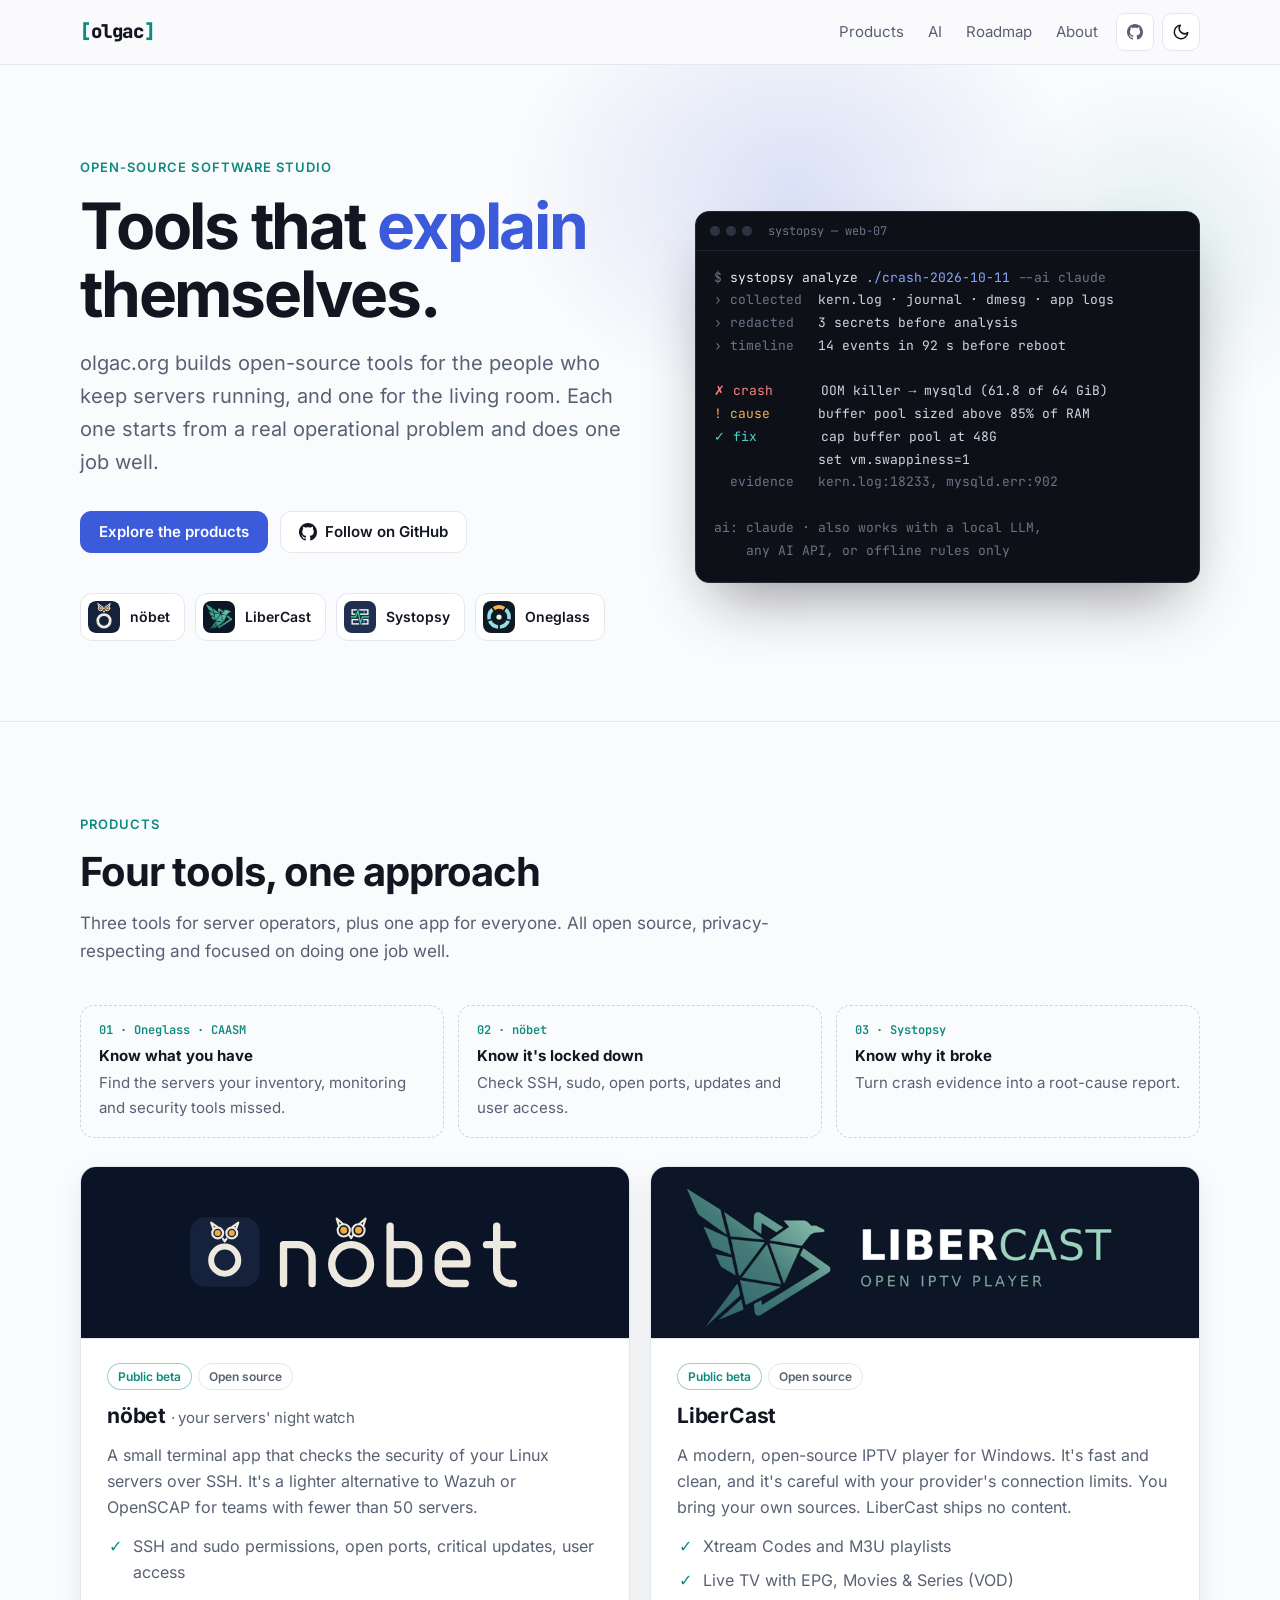
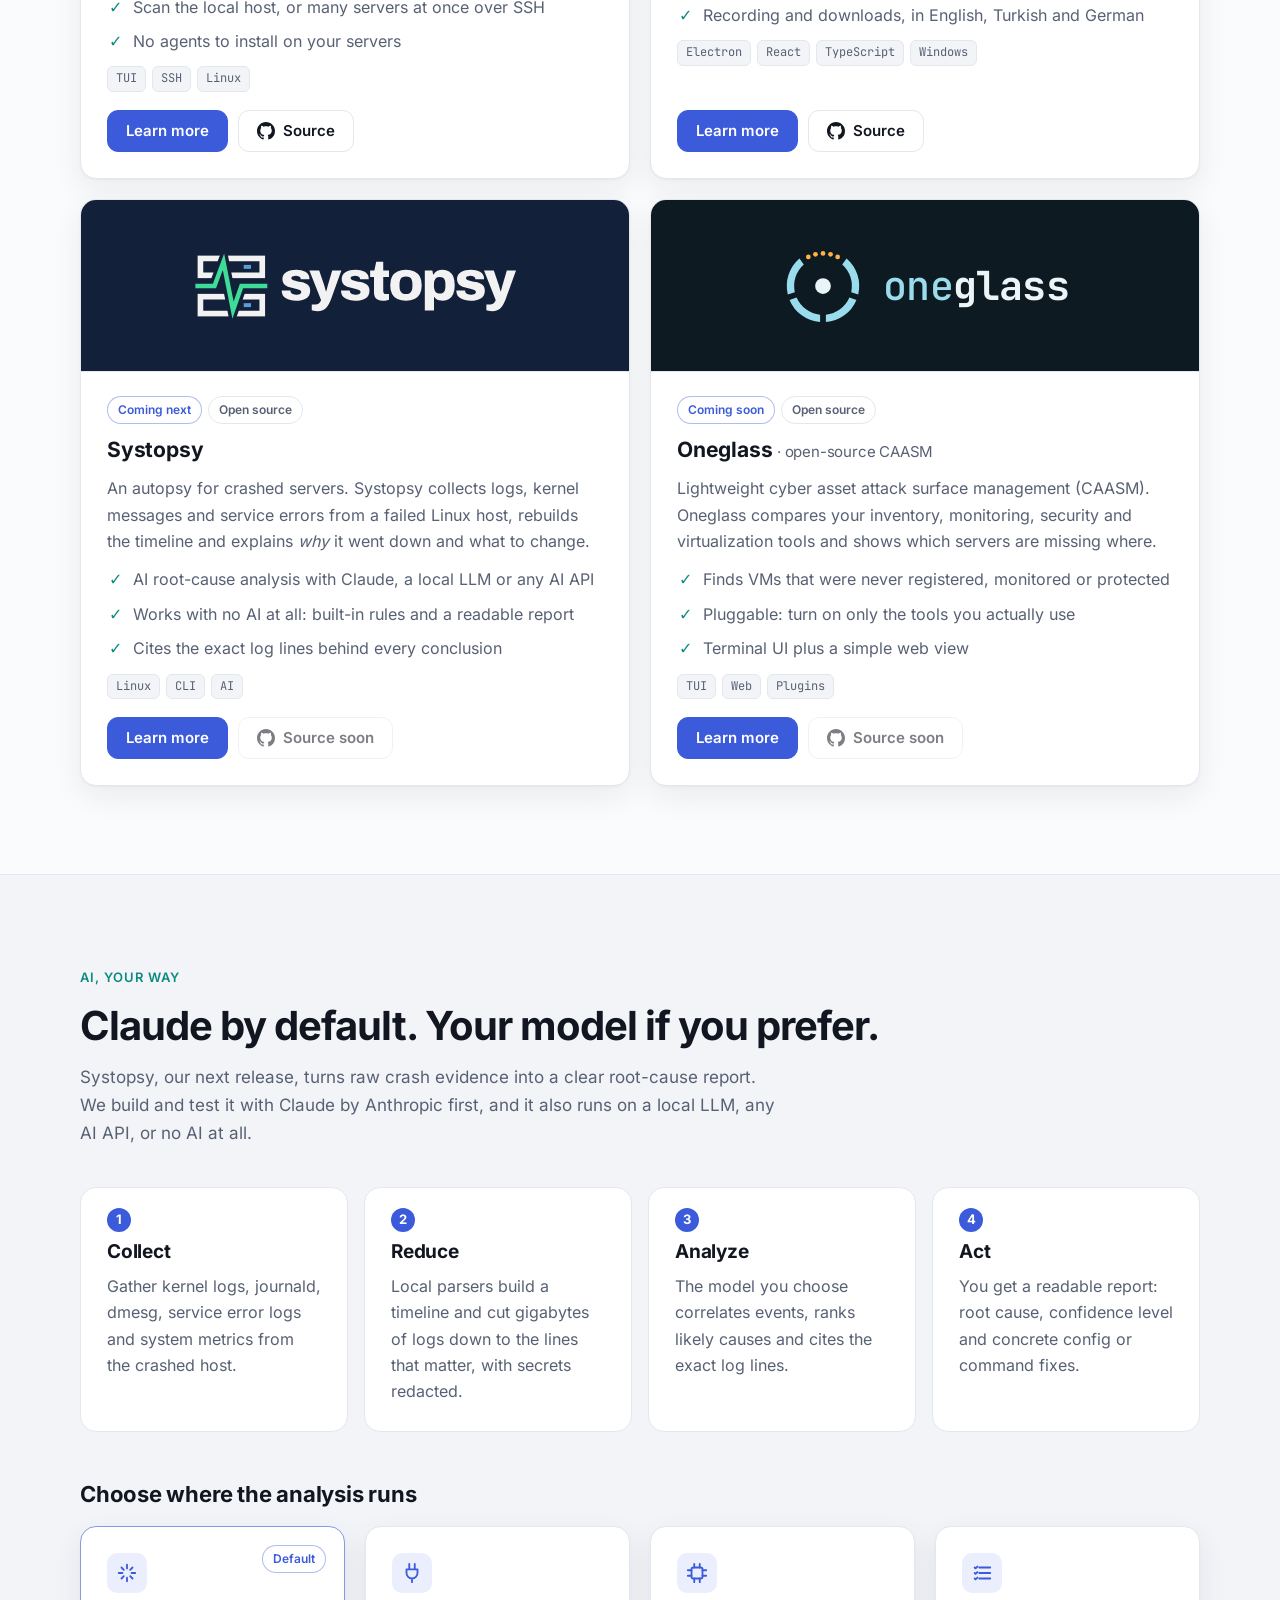
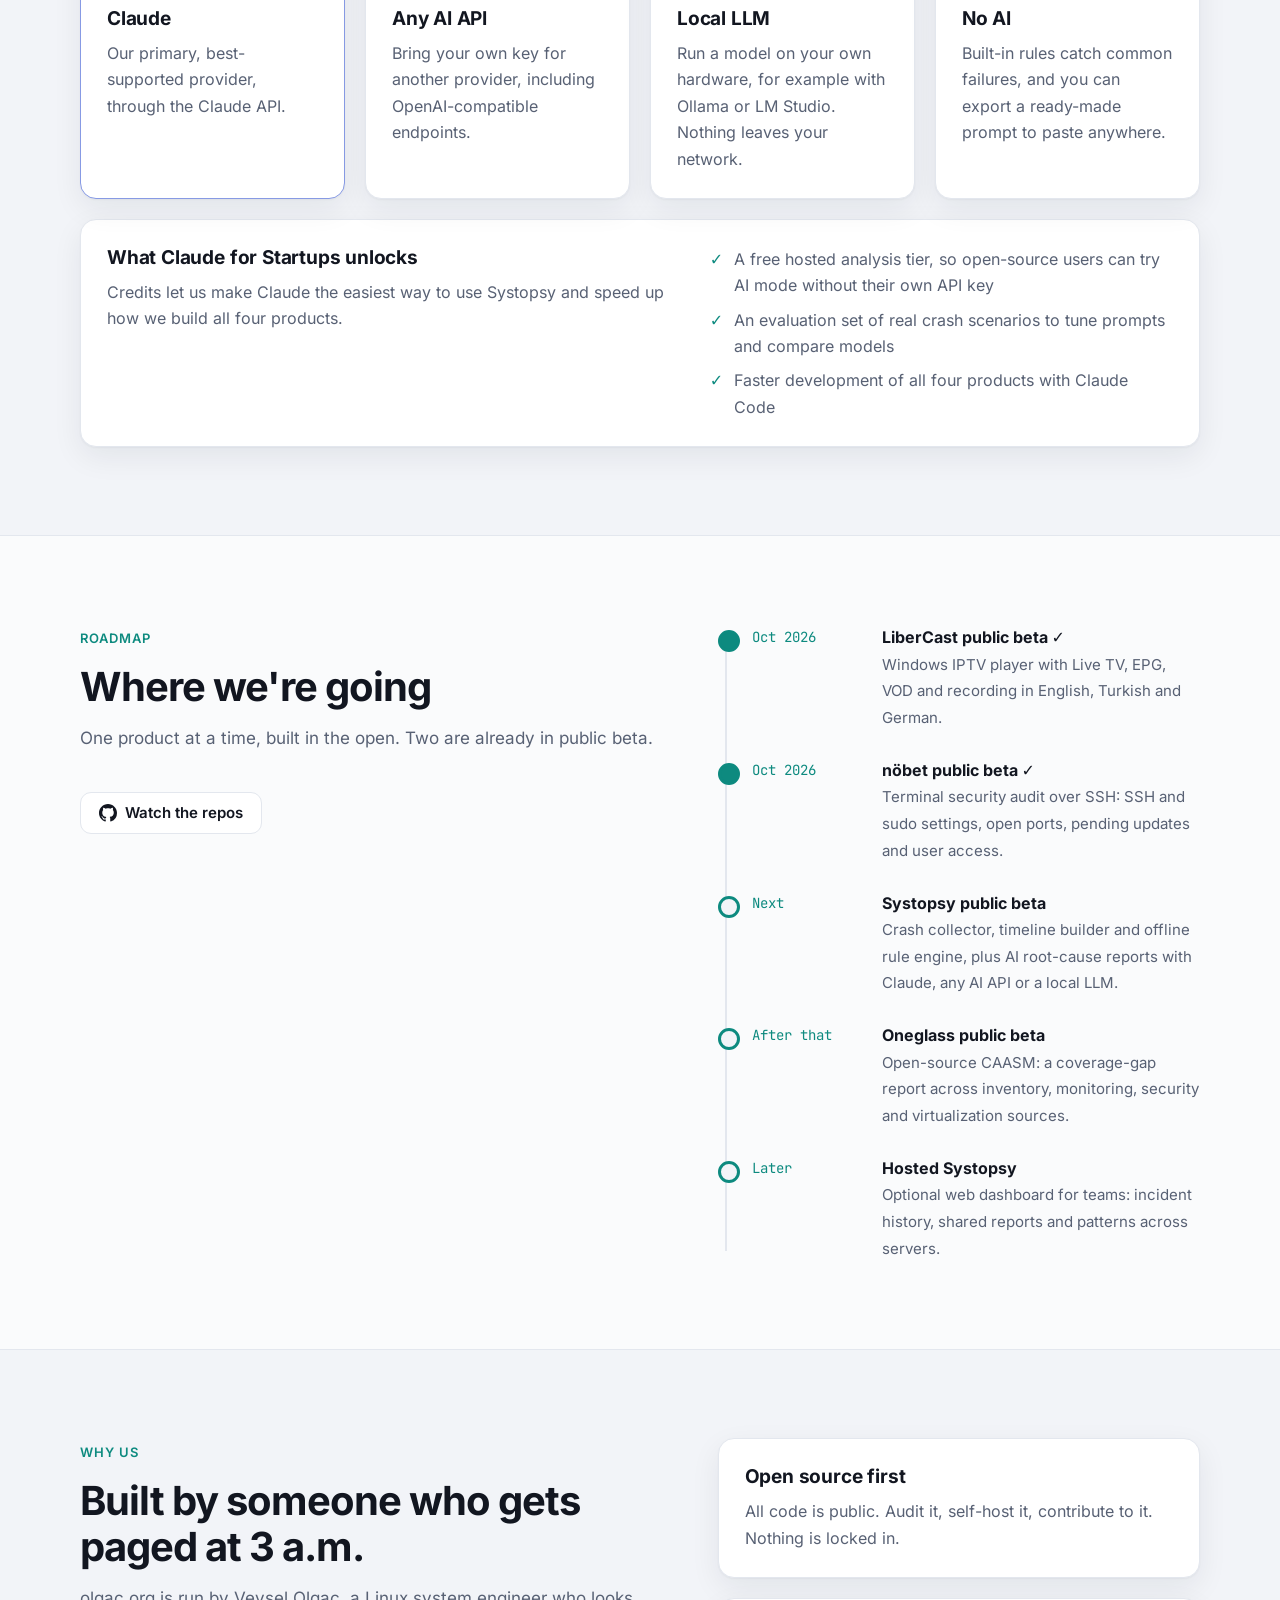
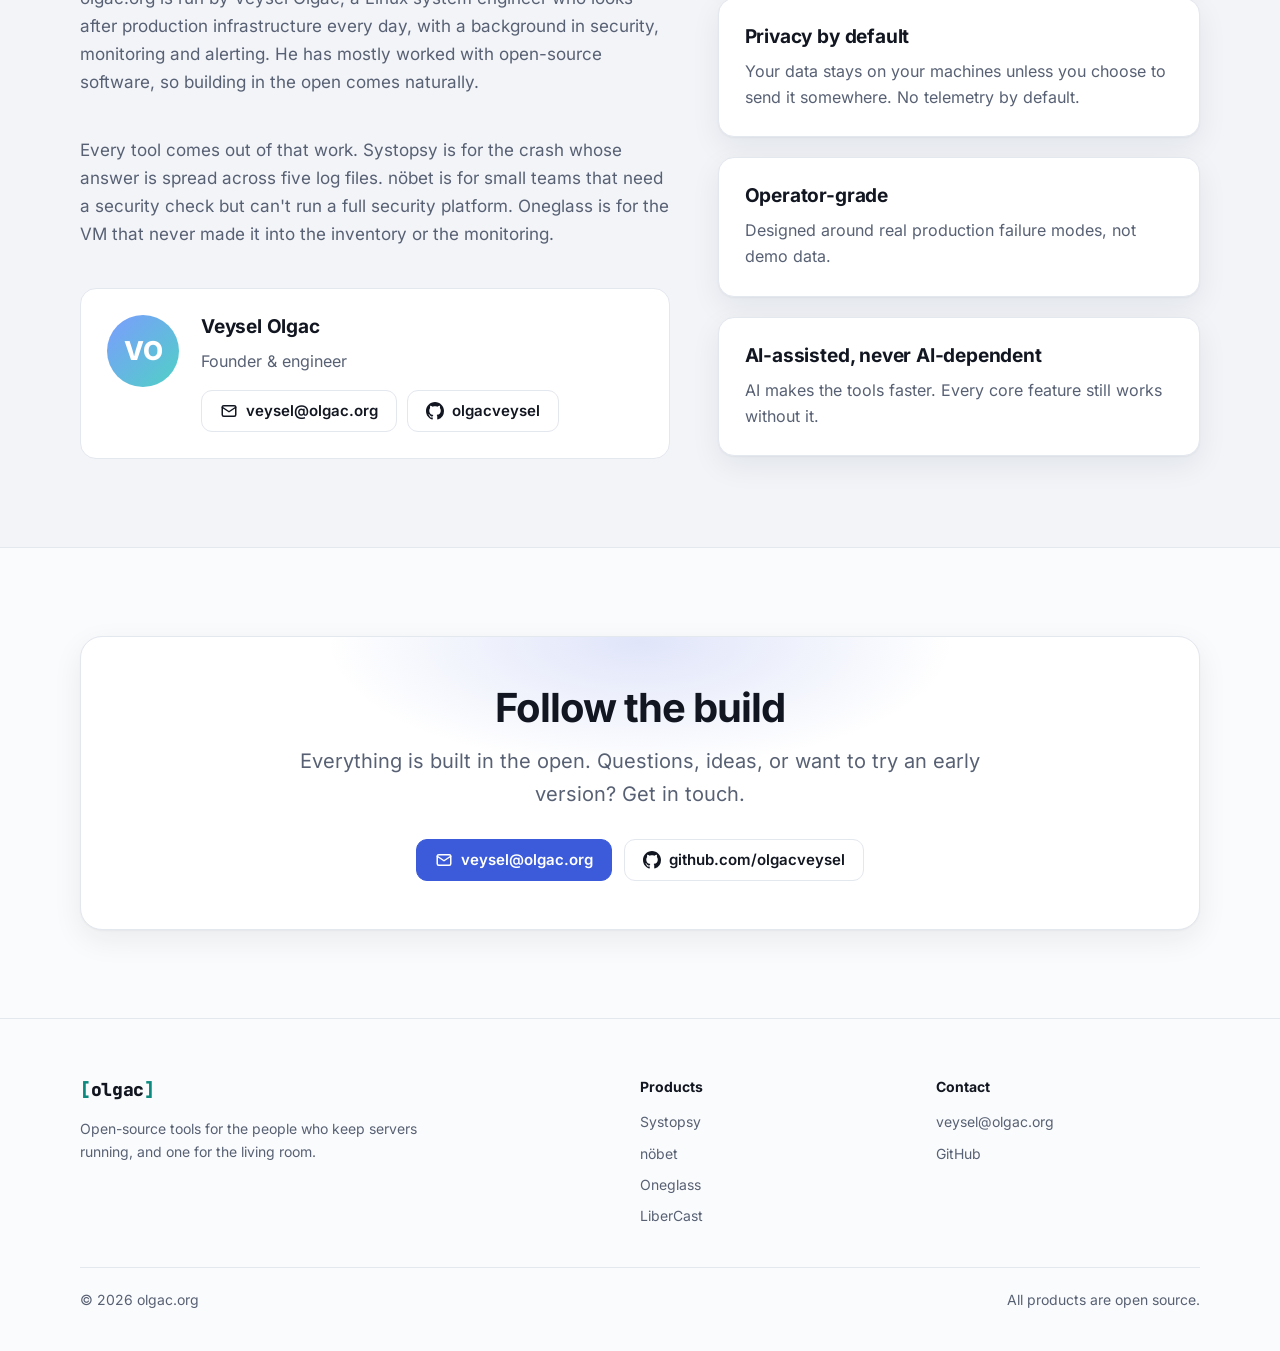
<file: index.html>
<!doctype html>
<html lang="en">
<head>
  <meta charset="utf-8">
  <meta name="viewport" content="width=device-width, initial-scale=1">
  <title>olgac.org — open-source tools that explain themselves</title>
  <meta name="description" content="olgac.org builds open-source tools for server operators: Systopsy (AI-assisted crash analysis), nöbet (SSH security audit), Oneglass (open-source CAASM), plus LiberCast, an IPTV player for Windows.">
  <link rel="canonical" href="https://olgac.org/">
  <meta property="og:type" content="website">
  <meta property="og:site_name" content="olgac.org">
  <meta property="og:title" content="olgac.org — open-source tools that explain themselves">
  <meta property="og:description" content="olgac.org builds open-source tools for server operators: Systopsy (AI-assisted crash analysis), nöbet (SSH security audit), Oneglass (open-source CAASM), plus LiberCast, an IPTV player for Windows.">
  <meta property="og:url" content="https://olgac.org/">
  <meta property="og:image" content="https://olgac.org/assets/og.png">
  <meta name="twitter:card" content="summary_large_image">
  <meta name="theme-color" content="#fafbfc" media="(prefers-color-scheme: light)">
  <meta name="theme-color" content="#0a0c11" media="(prefers-color-scheme: dark)">
  <link rel="icon" href="favicon.ico" sizes="48x48">
  <link rel="icon" href="assets/logo.svg" type="image/svg+xml">
  <link rel="apple-touch-icon" href="assets/brand/olgac-icon-180.png">
  <script>try{var t=localStorage.getItem('theme');if(t==='light'||t==='dark')document.documentElement.setAttribute('data-theme',t)}catch(e){}</script>
  <link rel="preload" href="assets/fonts/inter-latin-wght-normal.woff2" as="font" type="font/woff2" crossorigin>
  <link rel="stylesheet" href="assets/styles.css">
  <script src="assets/site.js" defer></script>
  <script type="application/ld+json">{"@context":"https://schema.org","@type":"Organization","name":"olgac.org","url":"https://olgac.org/","logo":"https://olgac.org/assets/brand/olgac-icon-512.png","email":"veysel@olgac.org","founder":{"@type":"Person","name":"Veysel Olgac"},"sameAs":["https://github.com/olgacveysel"]}</script>
</head>
<body>
<a class="skip" href="#main">Skip to content</a>
<header class="site-header">
  <div class="wrap">
    <a class="brand wordmark" href="index.html" aria-label="olgac.org home"><span class="br">[</span>olgac<span class="br">]</span></a>
    <nav class="nav" aria-label="Main">
      <a href="index.html#products">Products</a>
      <a class="hide-sm" href="index.html#ai">AI</a>
      <a class="hide-sm" href="index.html#roadmap">Roadmap</a>
      <a class="hide-sm" href="index.html#about">About</a>
      <a class="icon-btn" href="https://github.com/olgacveysel" aria-label="GitHub" title="GitHub"><svg viewBox="0 0 16 16" fill="currentColor" aria-hidden="true"><path d="M8 0C3.58 0 0 3.58 0 8c0 3.54 2.29 6.53 5.47 7.59.4.07.55-.17.55-.38 0-.19-.01-.82-.01-1.49-2.01.37-2.53-.49-2.69-.94-.09-.23-.48-.94-.82-1.13-.28-.15-.68-.52-.01-.53.63-.01 1.08.58 1.23.82.72 1.21 1.87.87 2.33.66.07-.52.28-.87.51-1.07-1.78-.2-3.64-.89-3.64-3.95 0-.87.31-1.59.82-2.15-.08-.2-.36-1.02.08-2.12 0 0 .67-.21 2.2.82.64-.18 1.32-.27 2-.27.68 0 1.36.09 2 .27 1.53-1.04 2.2-.82 2.2-.82.44 1.1.16 1.92.08 2.12.51.56.82 1.27.82 2.15 0 3.07-1.87 3.75-3.65 3.95.29.25.54.73.54 1.48 0 1.07-.01 1.93-.01 2.2 0 .21.15.46.55.38A8.013 8.013 0 0016 8c0-4.42-3.58-8-8-8z"/></svg></a>
      <button class="icon-btn theme-toggle" id="theme-toggle" type="button" aria-label="Toggle dark mode"><svg class="moon" viewBox="0 0 24 24" fill="none" stroke="currentColor" stroke-width="2" stroke-linecap="round" stroke-linejoin="round" aria-hidden="true"><path d="M21 12.8A9 9 0 1 1 11.2 3a7 7 0 0 0 9.8 9.8z"/></svg><svg class="sun" viewBox="0 0 24 24" fill="none" stroke="currentColor" stroke-width="2" stroke-linecap="round" stroke-linejoin="round" aria-hidden="true"><circle cx="12" cy="12" r="4"/><path d="M12 2v2M12 20v2M4.9 4.9l1.4 1.4M17.7 17.7l1.4 1.4M2 12h2M20 12h2M4.9 19.1l1.4-1.4M17.7 6.3l1.4-1.4"/></svg></button>
    </nav>
  </div>
</header>

<main id="main">
  <!-- HERO -->
  <div class="hero">
    <div class="wrap hero-grid">
      <div>
        <span class="eyebrow">Open-source software studio</span>
        <h1>Tools that <span class="hl">explain</span> themselves.</h1>
        <p class="lead">olgac.org builds open-source tools for the people who keep servers running, and one for the living room.
          Each one starts from a real operational problem and does one job well.</p>
        <div class="cta">
          <a class="btn primary" href="#products">Explore the products</a>
          <a class="btn" href="https://github.com/olgacveysel"><svg viewBox="0 0 16 16" fill="currentColor" aria-hidden="true"><path d="M8 0C3.58 0 0 3.58 0 8c0 3.54 2.29 6.53 5.47 7.59.4.07.55-.17.55-.38 0-.19-.01-.82-.01-1.49-2.01.37-2.53-.49-2.69-.94-.09-.23-.48-.94-.82-1.13-.28-.15-.68-.52-.01-.53.63-.01 1.08.58 1.23.82.72 1.21 1.87.87 2.33.66.07-.52.28-.87.51-1.07-1.78-.2-3.64-.89-3.64-3.95 0-.87.31-1.59.82-2.15-.08-.2-.36-1.02.08-2.12 0 0 .67-.21 2.2.82.64-.18 1.32-.27 2-.27.68 0 1.36.09 2 .27 1.53-1.04 2.2-.82 2.2-.82.44 1.1.16 1.92.08 2.12.51.56.82 1.27.82 2.15 0 3.07-1.87 3.75-3.65 3.95.29.25.54.73.54 1.48 0 1.07-.01 1.93-.01 2.2 0 .21.15.46.55.38A8.013 8.013 0 0016 8c0-4.42-3.58-8-8-8z"/></svg> Follow on GitHub</a>
        </div>
        <ul class="rail" aria-label="Products">
            <li><a href="nobet.html"><img src="assets/products/nobet/nobet-icon.svg" alt="">nöbet</a></li>
            <li><a href="libercast.html"><span class="lc-tile"><img src="assets/products/libercast/libercast-mark.png" alt=""></span>LiberCast</a></li>
            <li><a href="systopsy.html"><img src="assets/products/systopsy/systopsy-app-icon.svg" alt="">Systopsy</a></li>
            <li><a href="oneglass.html"><img src="assets/products/oneglass/oneglass-icon-square.svg" alt="">Oneglass</a></li>
          </ul>
      </div>
      <div class="hero-visual">
        <div class="win" aria-label="Example Systopsy session">
            <div class="bar"><i></i><i></i><i></i><span>systopsy — web-07</span></div>
<pre class="term"><span class="d">$</span> <span class="w">systopsy analyze</span> <span class="k">./crash-2026-10-11</span> <span class="d">--ai claude</span>
<span class="d">› collected</span>  kern.log · journal · dmesg · app logs
<span class="d">› redacted</span>   3 secrets before analysis
<span class="d">› timeline</span>   14 events in 92 s before reboot

<span class="r">✗ crash</span>      OOM killer → mysqld (61.8 of 64 GiB)
<span class="y">! cause</span>      buffer pool sized above 85% of RAM
<span class="g">✓ fix</span>        cap buffer pool at 48G
             set vm.swappiness=1
<span class="d">  evidence   kern.log:18233, mysqld.err:902</span>

<span class="d">ai: claude · also works with a local LLM,
    any AI API, or offline rules only</span></pre>
          </div>
      </div>
    </div>
  </div>

  <!-- PRODUCTS -->
  <section id="products">
    <div class="wrap">
      <span class="eyebrow">Products</span>
      <h2>Four tools, one approach</h2>
      <p class="section-lead">Three tools for server operators, plus one app for everyone. All open source,
        privacy-respecting and focused on doing one job well.</p>

      <div class="toolkit">
        <a href="oneglass.html"><span class="num">01 · Oneglass · CAASM</span><b>Know what you have</b>Find the servers your inventory, monitoring and security tools missed.</a>
        <a href="nobet.html"><span class="num">02 · nöbet</span><b>Know it's locked down</b>Check SSH, sudo, open ports, updates and user access.</a>
        <a href="systopsy.html"><span class="num">03 · Systopsy</span><b>Know why it broke</b>Turn crash evidence into a root-cause report.</a>
      </div>

      <div class="grid grid-2">
        <article class="card product">
          <div class="brand-band band-nobet"><img src="assets/products/nobet/nobet-lockup-on-dark.svg" alt="nöbet"></div>
          <div class="body">
            <div class="badges"><span class="badge live">Public beta</span><span class="badge">Open source</span></div>
            <h3>nöbet <span class="tagline">· your servers' night watch</span></h3>
            <p>A small terminal app that checks the security of your Linux servers over SSH. It's a lighter alternative to
              Wazuh or OpenSCAP for teams with fewer than 50 servers.</p>
            <ul class="check">
              <li>SSH and sudo permissions, open ports, critical updates, user access</li>
              <li>Scan the local host, or many servers at once over SSH</li>
              <li>No agents to install on your servers</li>
            </ul>
            <div class="tags"><span class="tag">TUI</span><span class="tag">SSH</span><span class="tag">Linux</span></div>
            <div class="actions">
              <a class="btn primary" href="nobet.html">Learn more</a>
              <a class="btn" href="https://github.com/olgacveysel/nobet"><svg viewBox="0 0 16 16" fill="currentColor" aria-hidden="true"><path d="M8 0C3.58 0 0 3.58 0 8c0 3.54 2.29 6.53 5.47 7.59.4.07.55-.17.55-.38 0-.19-.01-.82-.01-1.49-2.01.37-2.53-.49-2.69-.94-.09-.23-.48-.94-.82-1.13-.28-.15-.68-.52-.01-.53.63-.01 1.08.58 1.23.82.72 1.21 1.87.87 2.33.66.07-.52.28-.87.51-1.07-1.78-.2-3.64-.89-3.64-3.95 0-.87.31-1.59.82-2.15-.08-.2-.36-1.02.08-2.12 0 0 .67-.21 2.2.82.64-.18 1.32-.27 2-.27.68 0 1.36.09 2 .27 1.53-1.04 2.2-.82 2.2-.82.44 1.1.16 1.92.08 2.12.51.56.82 1.27.82 2.15 0 3.07-1.87 3.75-3.65 3.95.29.25.54.73.54 1.48 0 1.07-.01 1.93-.01 2.2 0 .21.15.46.55.38A8.013 8.013 0 0016 8c0-4.42-3.58-8-8-8z"/></svg> Source</a>
            </div>
          </div>
        </article>

        <article class="card product">
          <div class="brand-band band-libercast"><img src="assets/products/libercast/libercast-banner.png" alt="LiberCast — open IPTV player"></div>
          <div class="body">
            <div class="badges"><span class="badge live">Public beta</span><span class="badge">Open source</span></div>
            <h3>LiberCast</h3>
            <p>A modern, open-source IPTV player for Windows. It's fast and clean, and it's careful with your provider's connection limits.
              You bring your own sources. LiberCast ships no content.</p>
            <ul class="check">
              <li>Xtream Codes and M3U playlists</li>
              <li>Live TV with EPG, Movies &amp; Series (VOD)</li>
              <li>Recording and downloads, in English, Turkish and German</li>
            </ul>
            <div class="tags"><span class="tag">Electron</span><span class="tag">React</span><span class="tag">TypeScript</span><span class="tag">Windows</span></div>
            <div class="actions">
              <a class="btn primary" href="libercast.html">Learn more</a>
              <a class="btn" href="https://github.com/olgacveysel/libercast"><svg viewBox="0 0 16 16" fill="currentColor" aria-hidden="true"><path d="M8 0C3.58 0 0 3.58 0 8c0 3.54 2.29 6.53 5.47 7.59.4.07.55-.17.55-.38 0-.19-.01-.82-.01-1.49-2.01.37-2.53-.49-2.69-.94-.09-.23-.48-.94-.82-1.13-.28-.15-.68-.52-.01-.53.63-.01 1.08.58 1.23.82.72 1.21 1.87.87 2.33.66.07-.52.28-.87.51-1.07-1.78-.2-3.64-.89-3.64-3.95 0-.87.31-1.59.82-2.15-.08-.2-.36-1.02.08-2.12 0 0 .67-.21 2.2.82.64-.18 1.32-.27 2-.27.68 0 1.36.09 2 .27 1.53-1.04 2.2-.82 2.2-.82.44 1.1.16 1.92.08 2.12.51.56.82 1.27.82 2.15 0 3.07-1.87 3.75-3.65 3.95.29.25.54.73.54 1.48 0 1.07-.01 1.93-.01 2.2 0 .21.15.46.55.38A8.013 8.013 0 0016 8c0-4.42-3.58-8-8-8z"/></svg> Source</a>
            </div>
          </div>
        </article>

        <article class="card product">
          <div class="brand-band band-systopsy"><img src="assets/products/systopsy/systopsy-logo-dark.svg" alt="Systopsy"></div>
          <div class="body">
            <div class="badges"><span class="badge plan">Coming next</span><span class="badge">Open source</span></div>
            <h3>Systopsy</h3>
            <p>An autopsy for crashed servers. Systopsy collects logs, kernel messages and service errors from a failed Linux host,
              rebuilds the timeline and explains <em>why</em> it went down and what to change.</p>
            <ul class="check">
              <li>AI root-cause analysis with Claude, a local LLM or any AI API</li>
              <li>Works with no AI at all: built-in rules and a readable report</li>
              <li>Cites the exact log lines behind every conclusion</li>
            </ul>
            <div class="tags"><span class="tag">Linux</span><span class="tag">CLI</span><span class="tag">AI</span></div>
            <div class="actions">
              <a class="btn primary" href="systopsy.html">Learn more</a>
              <span class="btn disabled" aria-disabled="true" title="Source code goes public at beta"><svg viewBox="0 0 16 16" fill="currentColor" aria-hidden="true"><path d="M8 0C3.58 0 0 3.58 0 8c0 3.54 2.29 6.53 5.47 7.59.4.07.55-.17.55-.38 0-.19-.01-.82-.01-1.49-2.01.37-2.53-.49-2.69-.94-.09-.23-.48-.94-.82-1.13-.28-.15-.68-.52-.01-.53.63-.01 1.08.58 1.23.82.72 1.21 1.87.87 2.33.66.07-.52.28-.87.51-1.07-1.78-.2-3.64-.89-3.64-3.95 0-.87.31-1.59.82-2.15-.08-.2-.36-1.02.08-2.12 0 0 .67-.21 2.2.82.64-.18 1.32-.27 2-.27.68 0 1.36.09 2 .27 1.53-1.04 2.2-.82 2.2-.82.44 1.1.16 1.92.08 2.12.51.56.82 1.27.82 2.15 0 3.07-1.87 3.75-3.65 3.95.29.25.54.73.54 1.48 0 1.07-.01 1.93-.01 2.2 0 .21.15.46.55.38A8.013 8.013 0 0016 8c0-4.42-3.58-8-8-8z"/></svg> Source soon</span>
            </div>
          </div>
        </article>

        <article class="card product">
          <div class="brand-band band-oneglass">
            <div class="og-lockup"><img src="assets/products/oneglass/oneglass-mark-dark.svg" alt=""><span class="og-word"><span>one</span>glass</span></div>
          </div>
          <div class="body">
            <div class="badges"><span class="badge plan">Coming soon</span><span class="badge">Open source</span></div>
            <h3>Oneglass <span class="tagline">· open-source CAASM</span></h3>
            <p>Lightweight cyber asset attack surface management (CAASM). Oneglass compares your inventory, monitoring,
              security and virtualization tools and shows which servers are missing where.</p>
            <ul class="check">
              <li>Finds VMs that were never registered, monitored or protected</li>
              <li>Pluggable: turn on only the tools you actually use</li>
              <li>Terminal UI plus a simple web view</li>
            </ul>
            <div class="tags"><span class="tag">TUI</span><span class="tag">Web</span><span class="tag">Plugins</span></div>
            <div class="actions">
              <a class="btn primary" href="oneglass.html">Learn more</a>
              <span class="btn disabled" aria-disabled="true" title="Source code goes public at beta"><svg viewBox="0 0 16 16" fill="currentColor" aria-hidden="true"><path d="M8 0C3.58 0 0 3.58 0 8c0 3.54 2.29 6.53 5.47 7.59.4.07.55-.17.55-.38 0-.19-.01-.82-.01-1.49-2.01.37-2.53-.49-2.69-.94-.09-.23-.48-.94-.82-1.13-.28-.15-.68-.52-.01-.53.63-.01 1.08.58 1.23.82.72 1.21 1.87.87 2.33.66.07-.52.28-.87.51-1.07-1.78-.2-3.64-.89-3.64-3.95 0-.87.31-1.59.82-2.15-.08-.2-.36-1.02.08-2.12 0 0 .67-.21 2.2.82.64-.18 1.32-.27 2-.27.68 0 1.36.09 2 .27 1.53-1.04 2.2-.82 2.2-.82.44 1.1.16 1.92.08 2.12.51.56.82 1.27.82 2.15 0 3.07-1.87 3.75-3.65 3.95.29.25.54.73.54 1.48 0 1.07-.01 1.93-.01 2.2 0 .21.15.46.55.38A8.013 8.013 0 0016 8c0-4.42-3.58-8-8-8z"/></svg> Source soon</span>
            </div>
          </div>
        </article>
      </div>
    </div>
  </section>

  <!-- AI -->
  <section id="ai" class="alt">
    <div class="wrap">
      <span class="eyebrow">AI, your way</span>
      <h2>Claude by default. Your model if you prefer.</h2>
      <p class="section-lead">
        Systopsy, our next release, turns raw crash evidence into a clear root-cause report. We build and test it with
        Claude by Anthropic first, and it also runs on a local LLM, any AI API, or no AI at all.
      </p>

      <div class="flow">
        <div class="card"><h3>Collect</h3><p>Gather kernel logs, journald, dmesg, service error logs and system metrics from the crashed host.</p></div>
        <div class="card"><h3>Reduce</h3><p>Local parsers build a timeline and cut gigabytes of logs down to the lines that matter, with secrets redacted.</p></div>
        <div class="card"><h3>Analyze</h3><p>The model you choose correlates events, ranks likely causes and cites the exact log lines.</p></div>
        <div class="card"><h3>Act</h3><p>You get a readable report: root cause, confidence level and concrete config or command fixes.</p></div>
      </div>

      <h3 style="margin:48px 0 18px;font-size:22px">Choose where the analysis runs</h3>
      <div class="grid grid-4">
        <div class="card provider featured">
          <span class="badge plan pill">Default</span>
          <div class="ico"><svg viewBox="0 0 24 24" fill="none" stroke="currentColor" stroke-width="2" stroke-linecap="round" stroke-linejoin="round"><path d="M12 3v4M12 17v4M3 12h4M17 12h4M6 6l2.5 2.5M15.5 15.5 18 18M6 18l2.5-2.5M15.5 8.5 18 6"/></svg></div>
          <h3>Claude</h3>
          <p>Our primary, best-supported provider, through the Claude API.</p>
        </div>
        <div class="card provider">
          <div class="ico"><svg viewBox="0 0 24 24" fill="none" stroke="currentColor" stroke-width="2" stroke-linecap="round" stroke-linejoin="round"><path d="M9 2v6M15 2v6M6 8h12v4a6 6 0 0 1-12 0zM12 18v4"/></svg></div>
          <h3>Any AI API</h3>
          <p>Bring your own key for another provider, including OpenAI-compatible endpoints.</p>
        </div>
        <div class="card provider">
          <div class="ico"><svg viewBox="0 0 24 24" fill="none" stroke="currentColor" stroke-width="2" stroke-linecap="round" stroke-linejoin="round"><rect x="6" y="6" width="12" height="12" rx="2"/><path d="M9 2v4M15 2v4M9 18v4M15 18v4M2 9h4M2 15h4M18 9h4M18 15h4"/></svg></div>
          <h3>Local LLM</h3>
          <p>Run a model on your own hardware, for example with Ollama or LM Studio. Nothing leaves your network.</p>
        </div>
        <div class="card provider">
          <div class="ico"><svg viewBox="0 0 24 24" fill="none" stroke="currentColor" stroke-width="2" stroke-linecap="round" stroke-linejoin="round"><path d="M9 6h12M9 12h12M9 18h12M4 6l1 1 2-2M4 12l1 1 2-2M4 18l1 1 2-2"/></svg></div>
          <h3>No AI</h3>
          <p>Built-in rules catch common failures, and you can export a ready-made prompt to paste anywhere.</p>
        </div>
      </div>

      <div class="card" style="margin-top:20px">
        <div class="split" style="gap:32px">
          <div>
            <h3>What Claude for Startups unlocks</h3>
            <p>Credits let us make Claude the easiest way to use Systopsy and speed up how we build all four products.</p>
          </div>
          <ul class="check">
            <li>A free hosted analysis tier, so open-source users can try AI mode without their own API key</li>
            <li>An evaluation set of real crash scenarios to tune prompts and compare models</li>
            <li>Faster development of all four products with Claude Code</li>
          </ul>
        </div>
      </div>
    </div>
  </section>

  <!-- ROADMAP -->
  <section id="roadmap">
    <div class="wrap split">
      <div>
        <span class="eyebrow">Roadmap</span>
        <h2>Where we're going</h2>
        <p class="section-lead">One product at a time, built in the open. Two are already in public beta.</p>
        <a class="btn" href="https://github.com/olgacveysel"><svg viewBox="0 0 16 16" fill="currentColor" aria-hidden="true"><path d="M8 0C3.58 0 0 3.58 0 8c0 3.54 2.29 6.53 5.47 7.59.4.07.55-.17.55-.38 0-.19-.01-.82-.01-1.49-2.01.37-2.53-.49-2.69-.94-.09-.23-.48-.94-.82-1.13-.28-.15-.68-.52-.01-.53.63-.01 1.08.58 1.23.82.72 1.21 1.87.87 2.33.66.07-.52.28-.87.51-1.07-1.78-.2-3.64-.89-3.64-3.95 0-.87.31-1.59.82-2.15-.08-.2-.36-1.02.08-2.12 0 0 .67-.21 2.2.82.64-.18 1.32-.27 2-.27.68 0 1.36.09 2 .27 1.53-1.04 2.2-.82 2.2-.82.44 1.1.16 1.92.08 2.12.51.56.82 1.27.82 2.15 0 3.07-1.87 3.75-3.65 3.95.29.25.54.73.54 1.48 0 1.07-.01 1.93-.01 2.2 0 .21.15.46.55.38A8.013 8.013 0 0016 8c0-4.42-3.58-8-8-8z"/></svg> Watch the repos</a>
      </div>
      <ol class="timeline">
        <li class="done"><div class="when">Oct 2026</div><div class="what"><b>LiberCast public beta ✓</b><span>Windows IPTV player with Live TV, EPG, VOD and recording in English, Turkish and German.</span></div></li>
        <li class="done"><div class="when">Oct 2026</div><div class="what"><b>nöbet public beta ✓</b><span>Terminal security audit over SSH: SSH and sudo settings, open ports, pending updates and user access.</span></div></li>
        <li><div class="when">Next</div><div class="what"><b>Systopsy public beta</b><span>Crash collector, timeline builder and offline rule engine, plus AI root-cause reports with Claude, any AI API or a local LLM.</span></div></li>
        <li><div class="when">After that</div><div class="what"><b>Oneglass public beta</b><span>Open-source CAASM: a coverage-gap report across inventory, monitoring, security and virtualization sources.</span></div></li>
        <li><div class="when">Later</div><div class="what"><b>Hosted Systopsy</b><span>Optional web dashboard for teams: incident history, shared reports and patterns across servers.</span></div></li>
      </ol>
    </div>
  </section>

  <!-- ABOUT -->
  <section id="about" class="alt">
    <div class="wrap split">
      <div>
        <span class="eyebrow">Why us</span>
        <h2>Built by someone who gets paged at 3 a.m.</h2>
        <p class="section-lead">
          olgac.org is run by Veysel Olgac, a Linux system engineer who looks after production infrastructure every day,
          with a background in security, monitoring and alerting. He has mostly worked with open-source software,
          so building in the open comes naturally.
        </p>
        <p class="section-lead">
          Every tool comes out of that work. Systopsy is for the crash whose answer is spread across five log files.
          nöbet is for small teams that need a security check but can't run a full security platform.
          Oneglass is for the VM that never made it into the inventory or the monitoring.
        </p>
        <div class="card founder flat">
          <div class="avatar" aria-hidden="true">VO</div>
          <div>
            <h3>Veysel Olgac</h3>
            <p>Founder &amp; engineer</p>
            <div class="links">
              <a class="btn" href="mailto:veysel@olgac.org"><svg viewBox="0 0 24 24" fill="none" stroke="currentColor" stroke-width="2" stroke-linecap="round" stroke-linejoin="round" aria-hidden="true"><rect x="3" y="5" width="18" height="14" rx="2"/><path d="m3 7 9 6 9-6"/></svg> veysel@olgac.org</a>
              <a class="btn" href="https://github.com/olgacveysel"><svg viewBox="0 0 16 16" fill="currentColor" aria-hidden="true"><path d="M8 0C3.58 0 0 3.58 0 8c0 3.54 2.29 6.53 5.47 7.59.4.07.55-.17.55-.38 0-.19-.01-.82-.01-1.49-2.01.37-2.53-.49-2.69-.94-.09-.23-.48-.94-.82-1.13-.28-.15-.68-.52-.01-.53.63-.01 1.08.58 1.23.82.72 1.21 1.87.87 2.33.66.07-.52.28-.87.51-1.07-1.78-.2-3.64-.89-3.64-3.95 0-.87.31-1.59.82-2.15-.08-.2-.36-1.02.08-2.12 0 0 .67-.21 2.2.82.64-.18 1.32-.27 2-.27.68 0 1.36.09 2 .27 1.53-1.04 2.2-.82 2.2-.82.44 1.1.16 1.92.08 2.12.51.56.82 1.27.82 2.15 0 3.07-1.87 3.75-3.65 3.95.29.25.54.73.54 1.48 0 1.07-.01 1.93-.01 2.2 0 .21.15.46.55.38A8.013 8.013 0 0016 8c0-4.42-3.58-8-8-8z"/></svg> olgacveysel</a>
            </div>
          </div>
        </div>
      </div>
      <div class="grid">
        <div class="card"><h3>Open source first</h3><p>All code is public. Audit it, self-host it, contribute to it. Nothing is locked in.</p></div>
        <div class="card"><h3>Privacy by default</h3><p>Your data stays on your machines unless you choose to send it somewhere. No telemetry by default.</p></div>
        <div class="card"><h3>Operator-grade</h3><p>Designed around real production failure modes, not demo data.</p></div>
        <div class="card"><h3>AI-assisted, never AI-dependent</h3><p>AI makes the tools faster. Every core feature still works without it.</p></div>
      </div>
    </div>
  </section>

  <!-- CTA -->
  <section>
    <div class="wrap">
      <div class="cta-band">
        <h2>Follow the build</h2>
        <p class="lead">Everything is built in the open. Questions, ideas, or want to try an early version? Get in touch.</p>
        <div class="cta">
          <a class="btn primary" href="mailto:veysel@olgac.org"><svg viewBox="0 0 24 24" fill="none" stroke="currentColor" stroke-width="2" stroke-linecap="round" stroke-linejoin="round" aria-hidden="true"><rect x="3" y="5" width="18" height="14" rx="2"/><path d="m3 7 9 6 9-6"/></svg> veysel@olgac.org</a>
          <a class="btn" href="https://github.com/olgacveysel"><svg viewBox="0 0 16 16" fill="currentColor" aria-hidden="true"><path d="M8 0C3.58 0 0 3.58 0 8c0 3.54 2.29 6.53 5.47 7.59.4.07.55-.17.55-.38 0-.19-.01-.82-.01-1.49-2.01.37-2.53-.49-2.69-.94-.09-.23-.48-.94-.82-1.13-.28-.15-.68-.52-.01-.53.63-.01 1.08.58 1.23.82.72 1.21 1.87.87 2.33.66.07-.52.28-.87.51-1.07-1.78-.2-3.64-.89-3.64-3.95 0-.87.31-1.59.82-2.15-.08-.2-.36-1.02.08-2.12 0 0 .67-.21 2.2.82.64-.18 1.32-.27 2-.27.68 0 1.36.09 2 .27 1.53-1.04 2.2-.82 2.2-.82.44 1.1.16 1.92.08 2.12.51.56.82 1.27.82 2.15 0 3.07-1.87 3.75-3.65 3.95.29.25.54.73.54 1.48 0 1.07-.01 1.93-.01 2.2 0 .21.15.46.55.38A8.013 8.013 0 0016 8c0-4.42-3.58-8-8-8z"/></svg> github.com/olgacveysel</a>
        </div>
      </div>
    </div>
  </section>
</main>

<footer>
  <div class="wrap">
    <div class="foot-grid">
      <div>
        <a class="brand wordmark" href="index.html" aria-label="olgac.org home"><span class="br">[</span>olgac<span class="br">]</span></a>
        <p style="max-width:40ch;margin:12px 0 0">Open-source tools for the people who keep servers running, and one for the living room.</p>
      </div>
      <div>
        <h4>Products</h4>
        <ul>
          <li><a href="systopsy.html">Systopsy</a></li>
          <li><a href="nobet.html">nöbet</a></li>
          <li><a href="oneglass.html">Oneglass</a></li>
          <li><a href="libercast.html">LiberCast</a></li>
        </ul>
      </div>
      <div>
        <h4>Contact</h4>
        <ul>
          <li><a href="mailto:veysel@olgac.org">veysel@olgac.org</a></li>
          <li><a href="https://github.com/olgacveysel">GitHub</a></li>
        </ul>
      </div>
    </div>
    <div class="foot-bottom">
      <span>© 2026 olgac.org</span>
      <span>All products are open source.</span>
    </div>
  </div>
</footer>
</body>
</html>
</file>
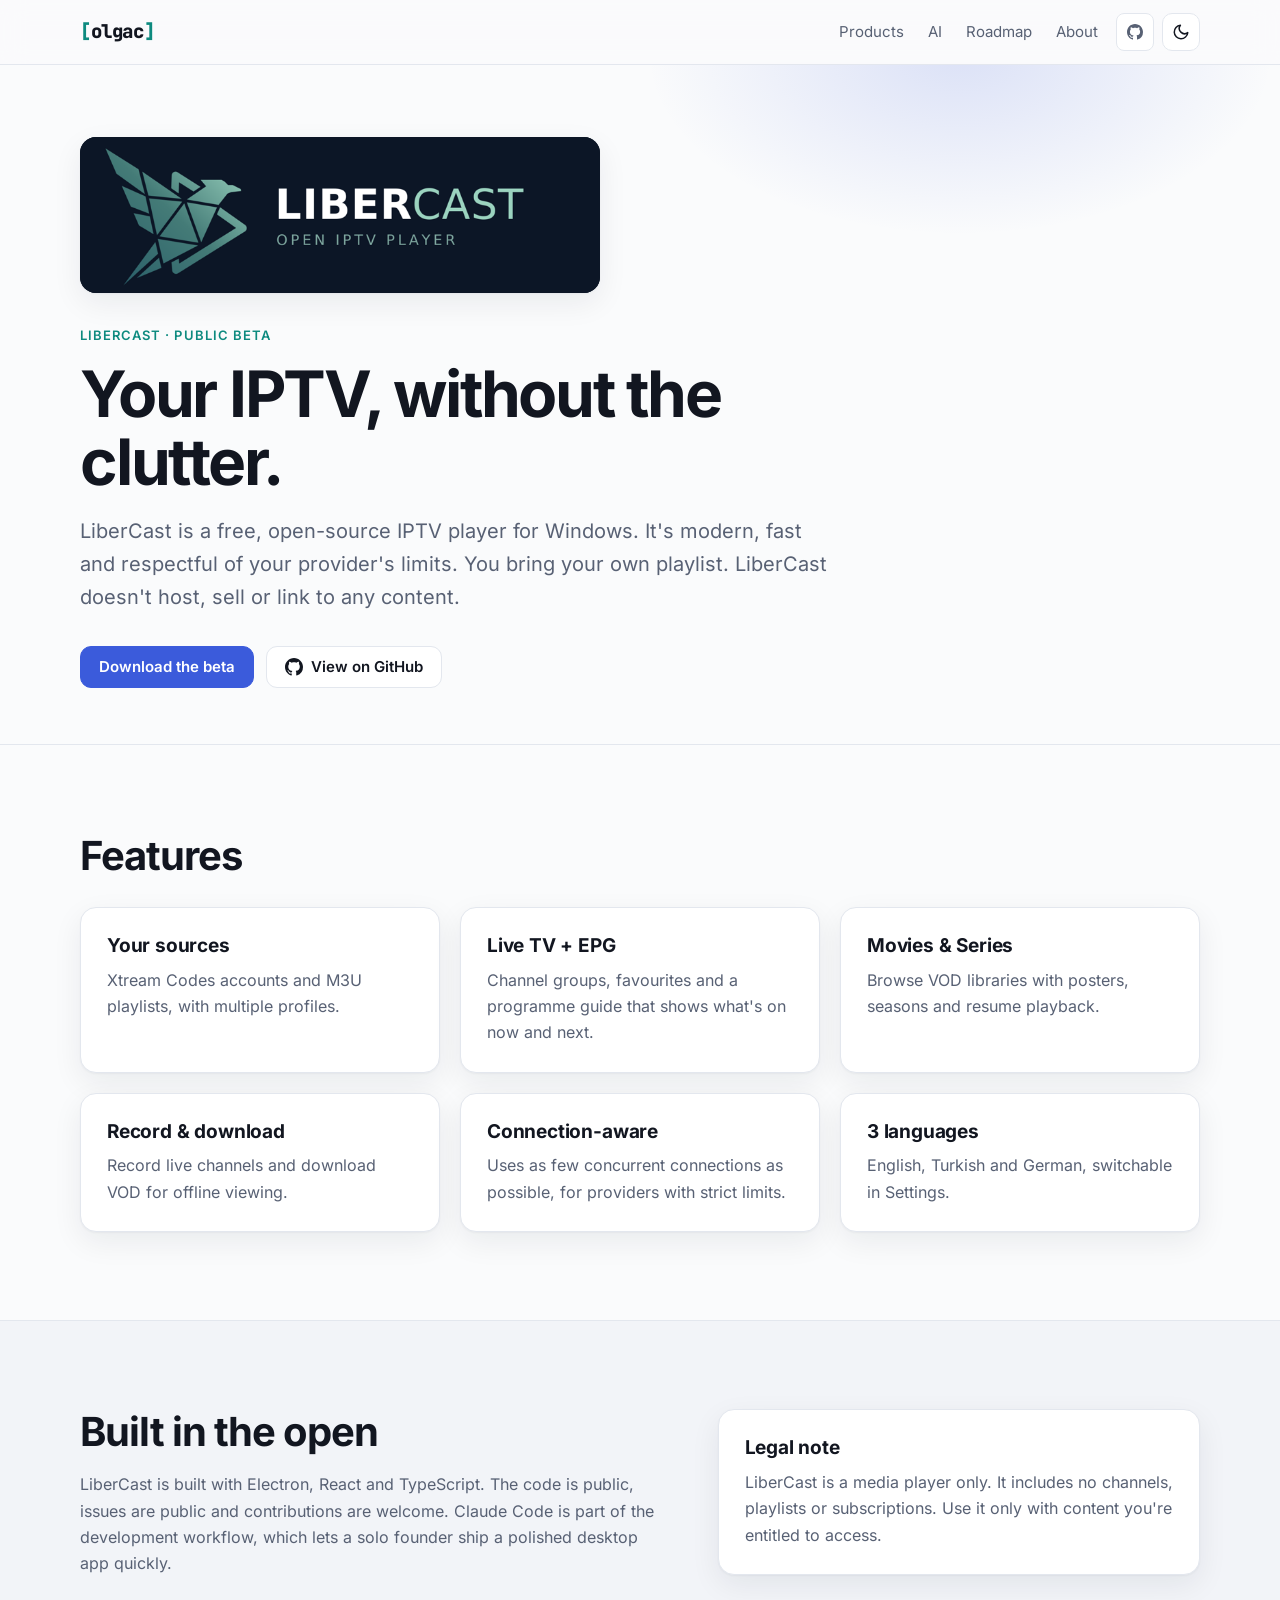
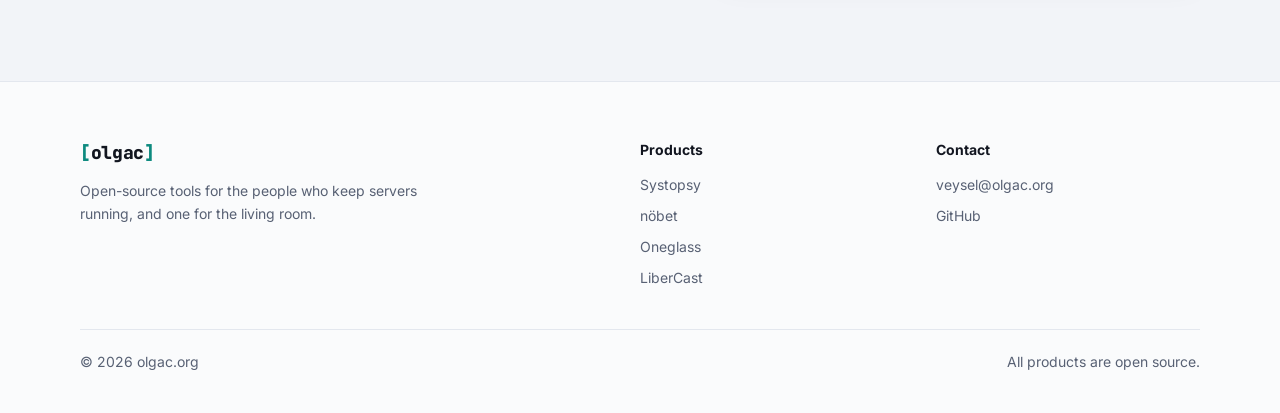
<file: libercast.html>
<!doctype html>
<html lang="en">
<head>
  <meta charset="utf-8">
  <meta name="viewport" content="width=device-width, initial-scale=1">
  <title>LiberCast — open-source IPTV player for Windows · olgac.org</title>
  <meta name="description" content="LiberCast is a modern, open-source IPTV player for Windows with Xtream and M3U support, EPG, VOD, recording and an English, Turkish and German interface.">
  <link rel="canonical" href="https://olgac.org/libercast.html">
  <meta property="og:type" content="website">
  <meta property="og:site_name" content="olgac.org">
  <meta property="og:title" content="LiberCast — open-source IPTV player for Windows · olgac.org">
  <meta property="og:description" content="LiberCast is a modern, open-source IPTV player for Windows with Xtream and M3U support, EPG, VOD, recording and an English, Turkish and German interface.">
  <meta property="og:url" content="https://olgac.org/libercast.html">
  <meta property="og:image" content="https://olgac.org/assets/og.png">
  <meta name="twitter:card" content="summary_large_image">
  <meta name="theme-color" content="#fafbfc" media="(prefers-color-scheme: light)">
  <meta name="theme-color" content="#0a0c11" media="(prefers-color-scheme: dark)">
  <link rel="icon" href="assets/products/libercast/favicon-64.png" type="image/png">
  <script>try{var t=localStorage.getItem('theme');if(t==='light'||t==='dark')document.documentElement.setAttribute('data-theme',t)}catch(e){}</script>
  <link rel="preload" href="assets/fonts/inter-latin-wght-normal.woff2" as="font" type="font/woff2" crossorigin>
  <link rel="stylesheet" href="assets/styles.css">
  <script src="assets/site.js" defer></script>
</head>
<body>
<a class="skip" href="#main">Skip to content</a>
<header class="site-header">
  <div class="wrap">
    <a class="brand wordmark" href="index.html" aria-label="olgac.org home"><span class="br">[</span>olgac<span class="br">]</span></a>
    <nav class="nav" aria-label="Main">
      <a href="index.html#products">Products</a>
      <a class="hide-sm" href="index.html#ai">AI</a>
      <a class="hide-sm" href="index.html#roadmap">Roadmap</a>
      <a class="hide-sm" href="index.html#about">About</a>
      <a class="icon-btn" href="https://github.com/olgacveysel" aria-label="GitHub" title="GitHub"><svg viewBox="0 0 16 16" fill="currentColor" aria-hidden="true"><path d="M8 0C3.58 0 0 3.58 0 8c0 3.54 2.29 6.53 5.47 7.59.4.07.55-.17.55-.38 0-.19-.01-.82-.01-1.49-2.01.37-2.53-.49-2.69-.94-.09-.23-.48-.94-.82-1.13-.28-.15-.68-.52-.01-.53.63-.01 1.08.58 1.23.82.72 1.21 1.87.87 2.33.66.07-.52.28-.87.51-1.07-1.78-.2-3.64-.89-3.64-3.95 0-.87.31-1.59.82-2.15-.08-.2-.36-1.02.08-2.12 0 0 .67-.21 2.2.82.64-.18 1.32-.27 2-.27.68 0 1.36.09 2 .27 1.53-1.04 2.2-.82 2.2-.82.44 1.1.16 1.92.08 2.12.51.56.82 1.27.82 2.15 0 3.07-1.87 3.75-3.65 3.95.29.25.54.73.54 1.48 0 1.07-.01 1.93-.01 2.2 0 .21.15.46.55.38A8.013 8.013 0 0016 8c0-4.42-3.58-8-8-8z"/></svg></a>
      <button class="icon-btn theme-toggle" id="theme-toggle" type="button" aria-label="Toggle dark mode"><svg class="moon" viewBox="0 0 24 24" fill="none" stroke="currentColor" stroke-width="2" stroke-linecap="round" stroke-linejoin="round" aria-hidden="true"><path d="M21 12.8A9 9 0 1 1 11.2 3a7 7 0 0 0 9.8 9.8z"/></svg><svg class="sun" viewBox="0 0 24 24" fill="none" stroke="currentColor" stroke-width="2" stroke-linecap="round" stroke-linejoin="round" aria-hidden="true"><circle cx="12" cy="12" r="4"/><path d="M12 2v2M12 20v2M4.9 4.9l1.4 1.4M17.7 17.7l1.4 1.4M2 12h2M20 12h2M4.9 19.1l1.4-1.4M17.7 6.3l1.4-1.4"/></svg></button>
    </nav>
  </div>
</header>

<main id="main">
  <div class="page-hero">
    <div class="wrap">
      <div class="page-banner"><img src="assets/products/libercast/libercast-banner.png" alt="LiberCast — open IPTV player"></div>
      <span class="eyebrow">LiberCast · Public beta</span>
      <h1>Your IPTV, without the clutter.</h1>
      <p class="lead">LiberCast is a free, open-source IPTV player for Windows. It's modern, fast and respectful of your provider's limits.
        You bring your own playlist. LiberCast doesn't host, sell or link to any content.</p>
      <div class="cta">
        <a class="btn primary" href="https://github.com/olgacveysel/libercast/releases">Download the beta</a>
        <a class="btn" href="https://github.com/olgacveysel/libercast"><svg viewBox="0 0 16 16" fill="currentColor" aria-hidden="true"><path d="M8 0C3.58 0 0 3.58 0 8c0 3.54 2.29 6.53 5.47 7.59.4.07.55-.17.55-.38 0-.19-.01-.82-.01-1.49-2.01.37-2.53-.49-2.69-.94-.09-.23-.48-.94-.82-1.13-.28-.15-.68-.52-.01-.53.63-.01 1.08.58 1.23.82.72 1.21 1.87.87 2.33.66.07-.52.28-.87.51-1.07-1.78-.2-3.64-.89-3.64-3.95 0-.87.31-1.59.82-2.15-.08-.2-.36-1.02.08-2.12 0 0 .67-.21 2.2.82.64-.18 1.32-.27 2-.27.68 0 1.36.09 2 .27 1.53-1.04 2.2-.82 2.2-.82.44 1.1.16 1.92.08 2.12.51.56.82 1.27.82 2.15 0 3.07-1.87 3.75-3.65 3.95.29.25.54.73.54 1.48 0 1.07-.01 1.93-.01 2.2 0 .21.15.46.55.38A8.013 8.013 0 0016 8c0-4.42-3.58-8-8-8z"/></svg> View on GitHub</a>
      </div>
    </div>
  </div>

  <section>
    <div class="wrap">
      <h2>Features</h2>
      <div class="grid grid-3" style="margin-top:28px">
        <div class="card"><h3>Your sources</h3><p>Xtream Codes accounts and M3U playlists, with multiple profiles.</p></div>
        <div class="card"><h3>Live TV + EPG</h3><p>Channel groups, favourites and a programme guide that shows what's on now and next.</p></div>
        <div class="card"><h3>Movies &amp; Series</h3><p>Browse VOD libraries with posters, seasons and resume playback.</p></div>
        <div class="card"><h3>Record &amp; download</h3><p>Record live channels and download VOD for offline viewing.</p></div>
        <div class="card"><h3>Connection-aware</h3><p>Uses as few concurrent connections as possible, for providers with strict limits.</p></div>
        <div class="card"><h3>3 languages</h3><p>English, Turkish and German, switchable in Settings.</p></div>
      </div>
    </div>
  </section>

  <section class="alt">
    <div class="wrap split">
      <div class="prose">
        <h2>Built in the open</h2>
        <p>LiberCast is built with Electron, React and TypeScript. The code is public, issues are public and contributions
          are welcome. Claude Code is part of the development workflow, which lets a solo founder ship a polished desktop app quickly.</p>
      </div>
      <div class="card">
        <h3>Legal note</h3>
        <p>LiberCast is a media player only. It includes no channels, playlists or subscriptions.
          Use it only with content you're entitled to access.</p>
      </div>
    </div>
  </section>
</main>

<footer>
  <div class="wrap">
    <div class="foot-grid">
      <div>
        <a class="brand wordmark" href="index.html" aria-label="olgac.org home"><span class="br">[</span>olgac<span class="br">]</span></a>
        <p style="max-width:40ch;margin:12px 0 0">Open-source tools for the people who keep servers running, and one for the living room.</p>
      </div>
      <div>
        <h4>Products</h4>
        <ul>
          <li><a href="systopsy.html">Systopsy</a></li>
          <li><a href="nobet.html">nöbet</a></li>
          <li><a href="oneglass.html">Oneglass</a></li>
          <li><a href="libercast.html">LiberCast</a></li>
        </ul>
      </div>
      <div>
        <h4>Contact</h4>
        <ul>
          <li><a href="mailto:veysel@olgac.org">veysel@olgac.org</a></li>
          <li><a href="https://github.com/olgacveysel">GitHub</a></li>
        </ul>
      </div>
    </div>
    <div class="foot-bottom">
      <span>© 2026 olgac.org</span>
      <span>All products are open source.</span>
    </div>
  </div>
</footer>
</body>
</html>
</file>
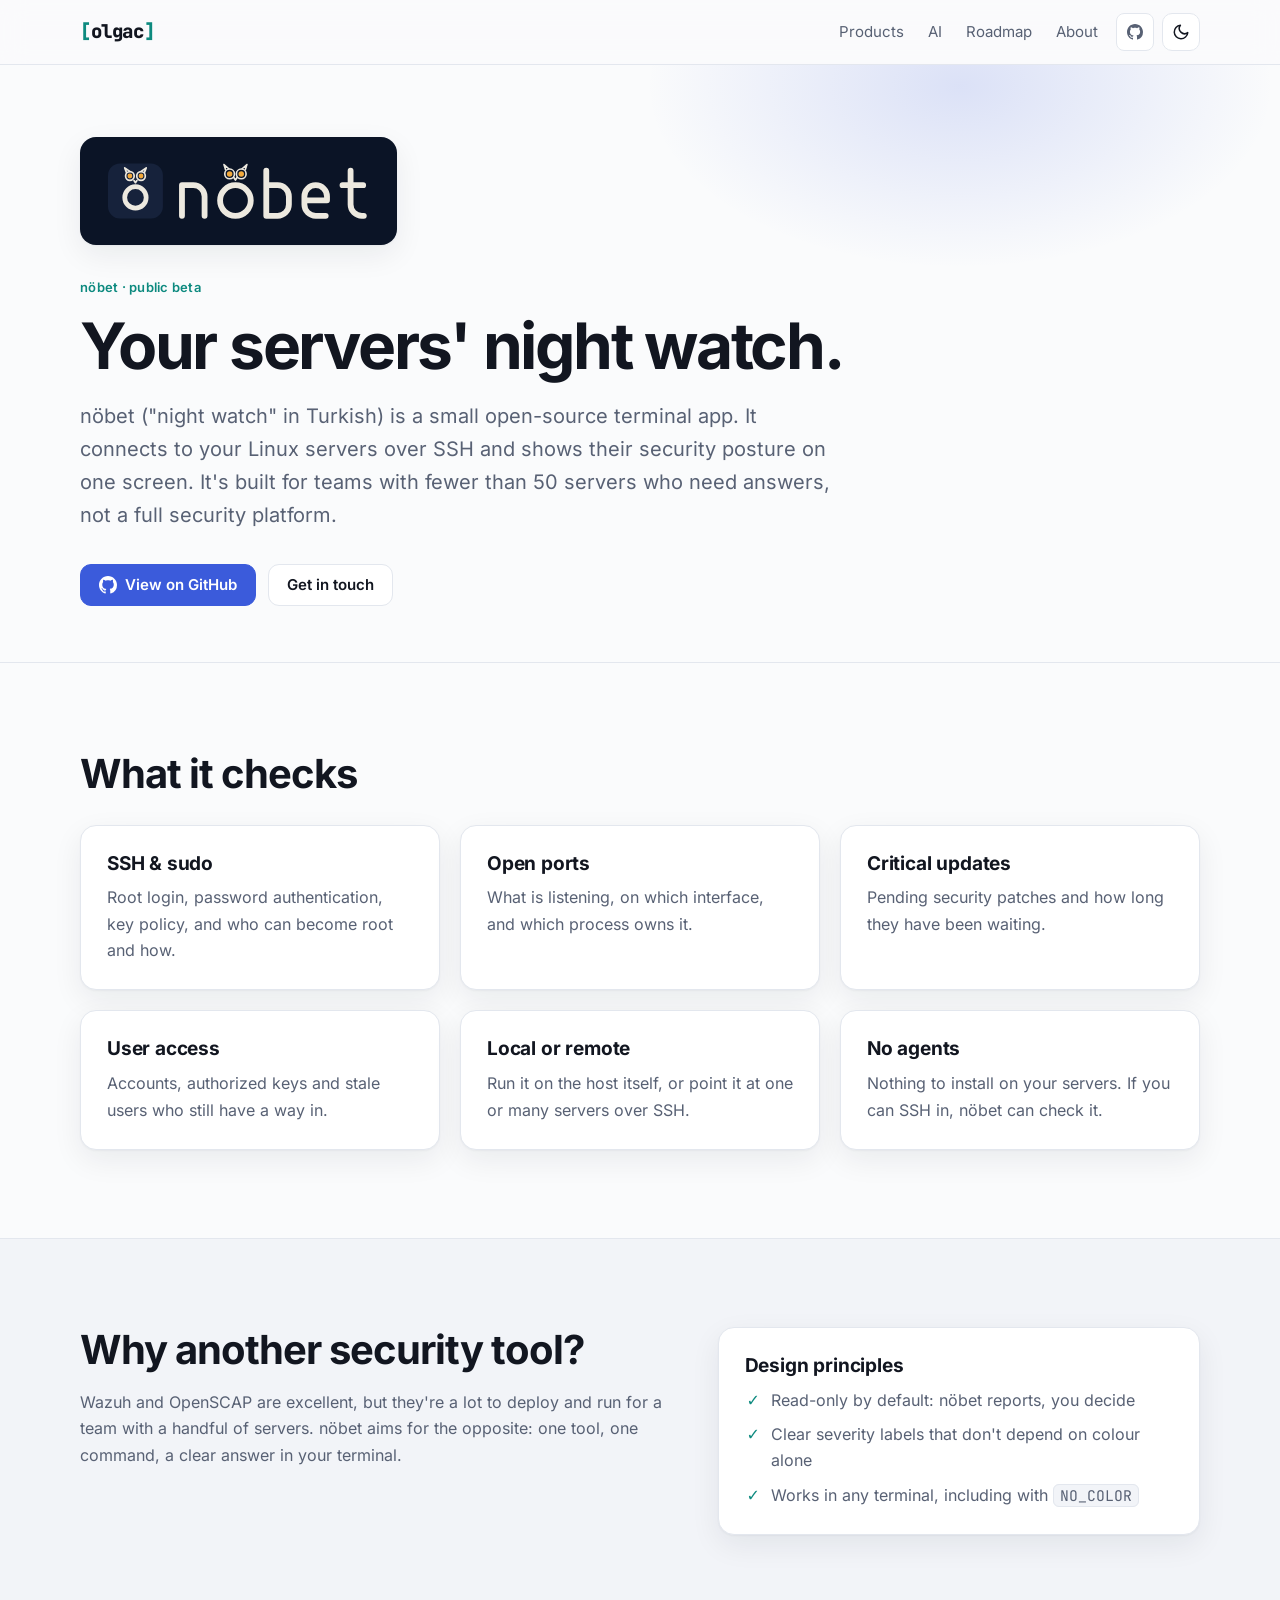
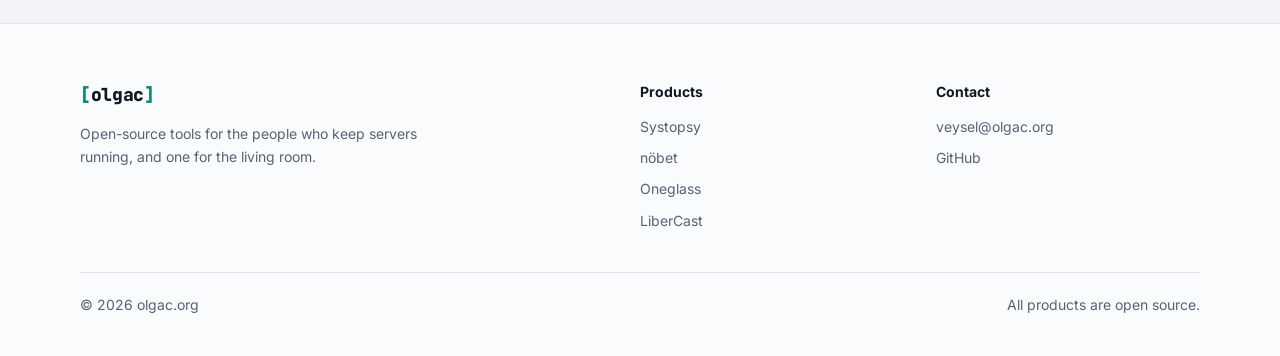
<file: nobet.html>
<!doctype html>
<html lang="en">
<head>
  <meta charset="utf-8">
  <meta name="viewport" content="width=device-width, initial-scale=1">
  <title>nöbet — your servers' night watch · olgac.org</title>
  <meta name="description" content="nöbet is an open-source terminal app that audits Linux server security over SSH: SSH and sudo, open ports, critical updates and user access.">
  <link rel="canonical" href="https://olgac.org/nobet.html">
  <meta property="og:type" content="website">
  <meta property="og:site_name" content="olgac.org">
  <meta property="og:title" content="nöbet — your servers' night watch · olgac.org">
  <meta property="og:description" content="nöbet is an open-source terminal app that audits Linux server security over SSH: SSH and sudo, open ports, critical updates and user access.">
  <meta property="og:url" content="https://olgac.org/nobet.html">
  <meta property="og:image" content="https://olgac.org/assets/og.png">
  <meta name="twitter:card" content="summary_large_image">
  <meta name="theme-color" content="#fafbfc" media="(prefers-color-scheme: light)">
  <meta name="theme-color" content="#0a0c11" media="(prefers-color-scheme: dark)">
  <link rel="icon" href="assets/products/nobet/favicon.svg" type="image/svg+xml">
  <link rel="apple-touch-icon" href="assets/products/nobet/nobet-icon-180.png">
  <script>try{var t=localStorage.getItem('theme');if(t==='light'||t==='dark')document.documentElement.setAttribute('data-theme',t)}catch(e){}</script>
  <link rel="preload" href="assets/fonts/inter-latin-wght-normal.woff2" as="font" type="font/woff2" crossorigin>
  <link rel="stylesheet" href="assets/styles.css">
  <script src="assets/site.js" defer></script>
</head>
<body>
<a class="skip" href="#main">Skip to content</a>
<header class="site-header">
  <div class="wrap">
    <a class="brand wordmark" href="index.html" aria-label="olgac.org home"><span class="br">[</span>olgac<span class="br">]</span></a>
    <nav class="nav" aria-label="Main">
      <a href="index.html#products">Products</a>
      <a class="hide-sm" href="index.html#ai">AI</a>
      <a class="hide-sm" href="index.html#roadmap">Roadmap</a>
      <a class="hide-sm" href="index.html#about">About</a>
      <a class="icon-btn" href="https://github.com/olgacveysel" aria-label="GitHub" title="GitHub"><svg viewBox="0 0 16 16" fill="currentColor" aria-hidden="true"><path d="M8 0C3.58 0 0 3.58 0 8c0 3.54 2.29 6.53 5.47 7.59.4.07.55-.17.55-.38 0-.19-.01-.82-.01-1.49-2.01.37-2.53-.49-2.69-.94-.09-.23-.48-.94-.82-1.13-.28-.15-.68-.52-.01-.53.63-.01 1.08.58 1.23.82.72 1.21 1.87.87 2.33.66.07-.52.28-.87.51-1.07-1.78-.2-3.64-.89-3.64-3.95 0-.87.31-1.59.82-2.15-.08-.2-.36-1.02.08-2.12 0 0 .67-.21 2.2.82.64-.18 1.32-.27 2-.27.68 0 1.36.09 2 .27 1.53-1.04 2.2-.82 2.2-.82.44 1.1.16 1.92.08 2.12.51.56.82 1.27.82 2.15 0 3.07-1.87 3.75-3.65 3.95.29.25.54.73.54 1.48 0 1.07-.01 1.93-.01 2.2 0 .21.15.46.55.38A8.013 8.013 0 0016 8c0-4.42-3.58-8-8-8z"/></svg></a>
      <button class="icon-btn theme-toggle" id="theme-toggle" type="button" aria-label="Toggle dark mode"><svg class="moon" viewBox="0 0 24 24" fill="none" stroke="currentColor" stroke-width="2" stroke-linecap="round" stroke-linejoin="round" aria-hidden="true"><path d="M21 12.8A9 9 0 1 1 11.2 3a7 7 0 0 0 9.8 9.8z"/></svg><svg class="sun" viewBox="0 0 24 24" fill="none" stroke="currentColor" stroke-width="2" stroke-linecap="round" stroke-linejoin="round" aria-hidden="true"><circle cx="12" cy="12" r="4"/><path d="M12 2v2M12 20v2M4.9 4.9l1.4 1.4M17.7 17.7l1.4 1.4M2 12h2M20 12h2M4.9 19.1l1.4-1.4M17.7 6.3l1.4-1.4"/></svg></button>
    </nav>
  </div>
</header>

<main id="main">
  <div class="page-hero">
    <div class="wrap">
      <div class="page-band" style="background:#0B1426"><img src="assets/products/nobet/nobet-lockup-on-dark.svg" alt="nöbet"></div><br>
      <span class="eyebrow keep-case">nöbet · public beta</span>
      <h1>Your servers' night watch.</h1>
      <p class="lead">nöbet ("night watch" in Turkish) is a small open-source terminal app. It connects to your Linux servers over SSH
        and shows their security posture on one screen. It's built for teams with fewer than 50 servers who need answers,
        not a full security platform.</p>
      <div class="cta">
        <a class="btn primary" href="https://github.com/olgacveysel/nobet"><svg viewBox="0 0 16 16" fill="currentColor" aria-hidden="true"><path d="M8 0C3.58 0 0 3.58 0 8c0 3.54 2.29 6.53 5.47 7.59.4.07.55-.17.55-.38 0-.19-.01-.82-.01-1.49-2.01.37-2.53-.49-2.69-.94-.09-.23-.48-.94-.82-1.13-.28-.15-.68-.52-.01-.53.63-.01 1.08.58 1.23.82.72 1.21 1.87.87 2.33.66.07-.52.28-.87.51-1.07-1.78-.2-3.64-.89-3.64-3.95 0-.87.31-1.59.82-2.15-.08-.2-.36-1.02.08-2.12 0 0 .67-.21 2.2.82.64-.18 1.32-.27 2-.27.68 0 1.36.09 2 .27 1.53-1.04 2.2-.82 2.2-.82.44 1.1.16 1.92.08 2.12.51.56.82 1.27.82 2.15 0 3.07-1.87 3.75-3.65 3.95.29.25.54.73.54 1.48 0 1.07-.01 1.93-.01 2.2 0 .21.15.46.55.38A8.013 8.013 0 0016 8c0-4.42-3.58-8-8-8z"/></svg> View on GitHub</a>
        <a class="btn" href="mailto:veysel@olgac.org?subject=n%C3%B6bet">Get in touch</a>
      </div>
    </div>
  </div>

  <section>
    <div class="wrap">
      <h2>What it checks</h2>
      <div class="grid grid-3" style="margin-top:28px">
        <div class="card"><h3>SSH &amp; sudo</h3><p>Root login, password authentication, key policy, and who can become root and how.</p></div>
        <div class="card"><h3>Open ports</h3><p>What is listening, on which interface, and which process owns it.</p></div>
        <div class="card"><h3>Critical updates</h3><p>Pending security patches and how long they have been waiting.</p></div>
        <div class="card"><h3>User access</h3><p>Accounts, authorized keys and stale users who still have a way in.</p></div>
        <div class="card"><h3>Local or remote</h3><p>Run it on the host itself, or point it at one or many servers over SSH.</p></div>
        <div class="card"><h3>No agents</h3><p>Nothing to install on your servers. If you can SSH in, nöbet can check it.</p></div>
      </div>
    </div>
  </section>

  <section class="alt">
    <div class="wrap split">
      <div class="prose">
        <h2>Why another security tool?</h2>
        <p>Wazuh and OpenSCAP are excellent, but they're a lot to deploy and run for a team with a handful of servers.
          nöbet aims for the opposite: one tool, one command, a clear answer in your terminal.</p>
      </div>
      <div class="card">
        <h3>Design principles</h3>
        <ul class="check">
          <li>Read-only by default: nöbet reports, you decide</li>
          <li>Clear severity labels that don't depend on colour alone</li>
          <li>Works in any terminal, including with <code>NO_COLOR</code></li>
        </ul>
      </div>
    </div>
  </section>
</main>

<footer>
  <div class="wrap">
    <div class="foot-grid">
      <div>
        <a class="brand wordmark" href="index.html" aria-label="olgac.org home"><span class="br">[</span>olgac<span class="br">]</span></a>
        <p style="max-width:40ch;margin:12px 0 0">Open-source tools for the people who keep servers running, and one for the living room.</p>
      </div>
      <div>
        <h4>Products</h4>
        <ul>
          <li><a href="systopsy.html">Systopsy</a></li>
          <li><a href="nobet.html">nöbet</a></li>
          <li><a href="oneglass.html">Oneglass</a></li>
          <li><a href="libercast.html">LiberCast</a></li>
        </ul>
      </div>
      <div>
        <h4>Contact</h4>
        <ul>
          <li><a href="mailto:veysel@olgac.org">veysel@olgac.org</a></li>
          <li><a href="https://github.com/olgacveysel">GitHub</a></li>
        </ul>
      </div>
    </div>
    <div class="foot-bottom">
      <span>© 2026 olgac.org</span>
      <span>All products are open source.</span>
    </div>
  </div>
</footer>
</body>
</html>
</file>
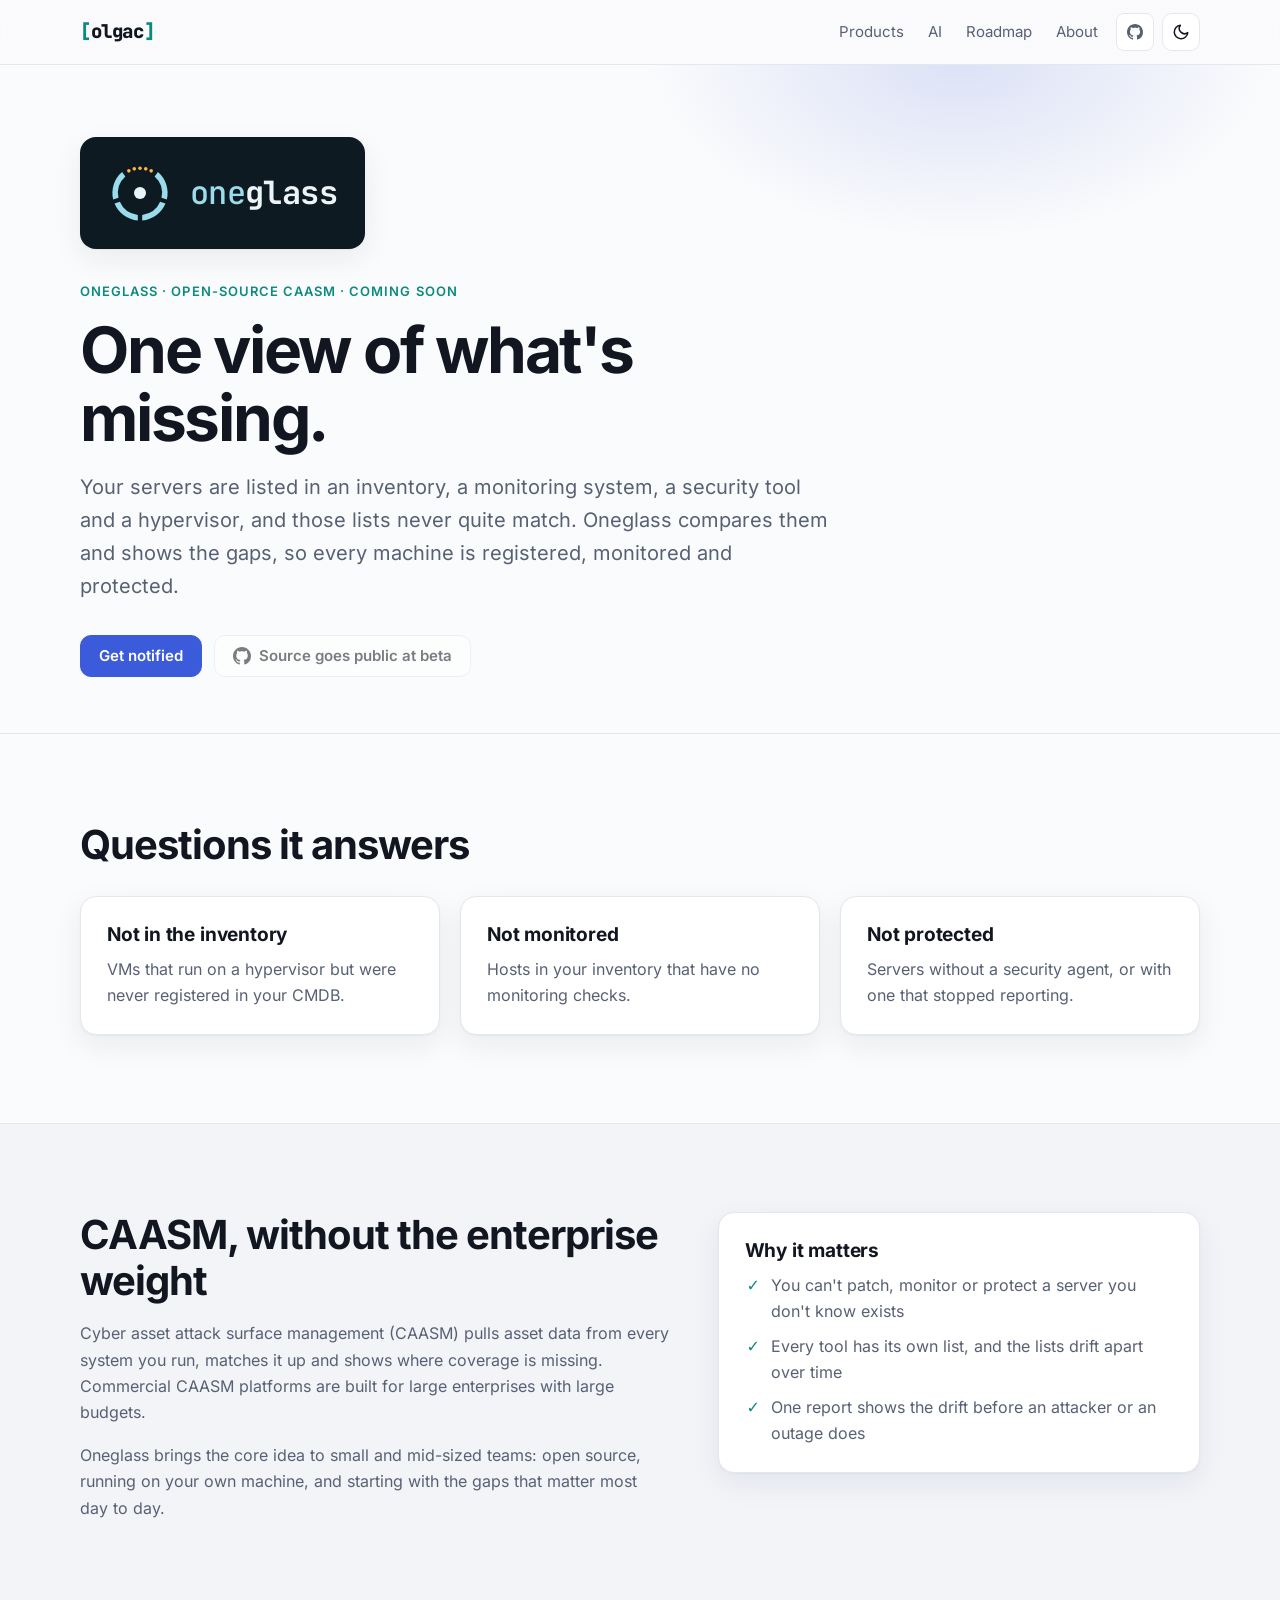
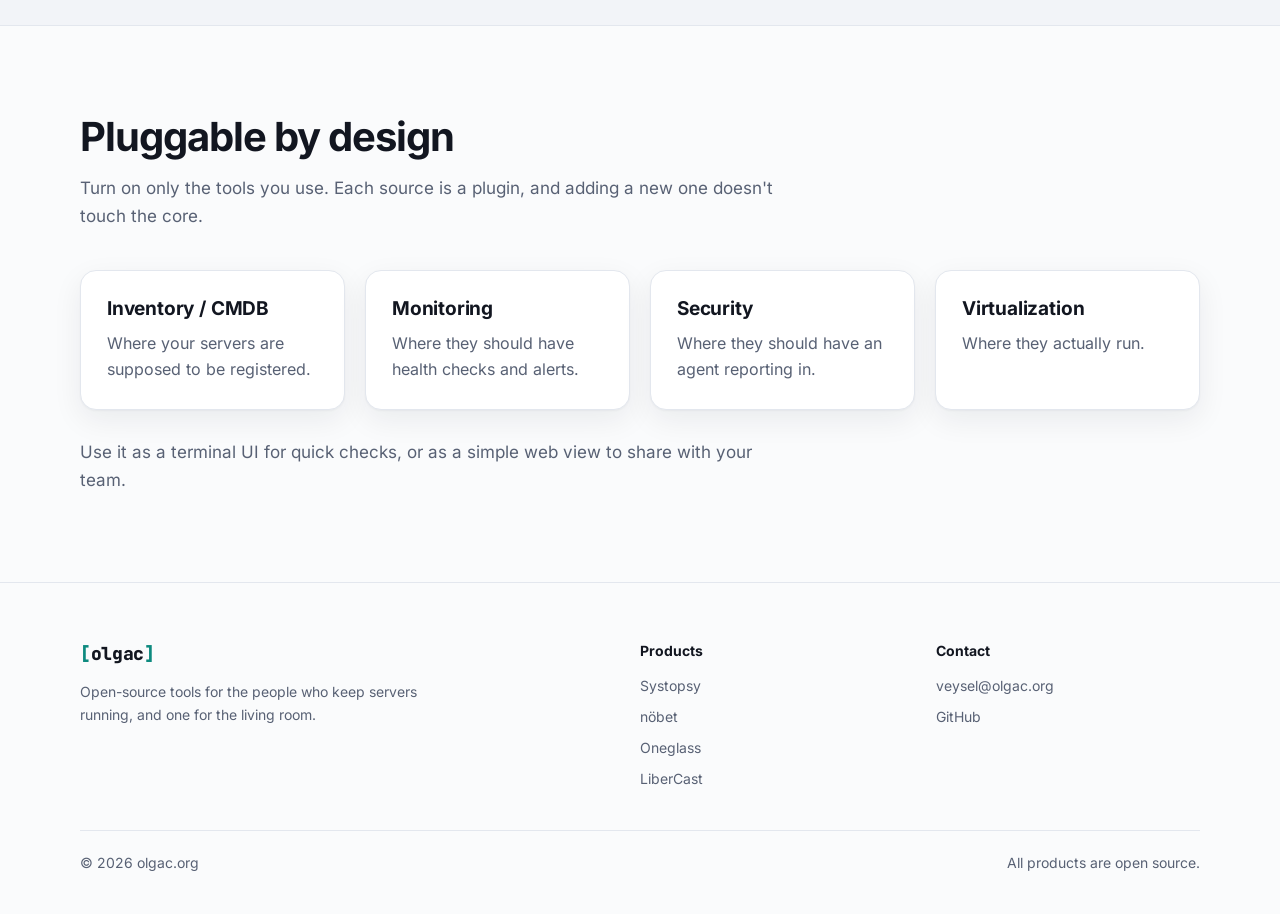
<file: oneglass.html>
<!doctype html>
<html lang="en">
<head>
  <meta charset="utf-8">
  <meta name="viewport" content="width=device-width, initial-scale=1">
  <title>Oneglass — open-source CAASM for small teams · olgac.org</title>
  <meta name="description" content="Oneglass is an open-source, lightweight CAASM (cyber asset attack surface management) tool. It compares your inventory, monitoring, security and virtualization tools and shows which servers are missing where.">
  <link rel="canonical" href="https://olgac.org/oneglass.html">
  <meta property="og:type" content="website">
  <meta property="og:site_name" content="olgac.org">
  <meta property="og:title" content="Oneglass — open-source CAASM for small teams · olgac.org">
  <meta property="og:description" content="Oneglass is an open-source, lightweight CAASM (cyber asset attack surface management) tool. It compares your inventory, monitoring, security and virtualization tools and shows which servers are missing where.">
  <meta property="og:url" content="https://olgac.org/oneglass.html">
  <meta property="og:image" content="https://olgac.org/assets/og.png">
  <meta name="twitter:card" content="summary_large_image">
  <meta name="theme-color" content="#fafbfc" media="(prefers-color-scheme: light)">
  <meta name="theme-color" content="#0a0c11" media="(prefers-color-scheme: dark)">
  <link rel="icon" href="assets/products/oneglass/oneglass-favicon.svg" type="image/svg+xml">
  <link rel="apple-touch-icon" href="assets/products/oneglass/apple-touch-icon.png">
  <script>try{var t=localStorage.getItem('theme');if(t==='light'||t==='dark')document.documentElement.setAttribute('data-theme',t)}catch(e){}</script>
  <link rel="preload" href="assets/fonts/inter-latin-wght-normal.woff2" as="font" type="font/woff2" crossorigin>
  <link rel="stylesheet" href="assets/styles.css">
  <script src="assets/site.js" defer></script>
  <script type="application/ld+json">{"@context":"https://schema.org","@type":"SoftwareApplication","name":"Oneglass","applicationCategory":"SecurityApplication","operatingSystem":"Linux","description":"Open-source CAASM (cyber asset attack surface management) for small teams: find servers missing from your inventory, monitoring or security tools.","keywords":"CAASM, cyber asset attack surface management, open source, asset inventory, coverage gaps","isAccessibleForFree":true,"author":{"@type":"Person","name":"Veysel Olgac"},"url":"https://olgac.org/oneglass.html"}</script>
</head>
<body>
<a class="skip" href="#main">Skip to content</a>
<header class="site-header">
  <div class="wrap">
    <a class="brand wordmark" href="index.html" aria-label="olgac.org home"><span class="br">[</span>olgac<span class="br">]</span></a>
    <nav class="nav" aria-label="Main">
      <a href="index.html#products">Products</a>
      <a class="hide-sm" href="index.html#ai">AI</a>
      <a class="hide-sm" href="index.html#roadmap">Roadmap</a>
      <a class="hide-sm" href="index.html#about">About</a>
      <a class="icon-btn" href="https://github.com/olgacveysel" aria-label="GitHub" title="GitHub"><svg viewBox="0 0 16 16" fill="currentColor" aria-hidden="true"><path d="M8 0C3.58 0 0 3.58 0 8c0 3.54 2.29 6.53 5.47 7.59.4.07.55-.17.55-.38 0-.19-.01-.82-.01-1.49-2.01.37-2.53-.49-2.69-.94-.09-.23-.48-.94-.82-1.13-.28-.15-.68-.52-.01-.53.63-.01 1.08.58 1.23.82.72 1.21 1.87.87 2.33.66.07-.52.28-.87.51-1.07-1.78-.2-3.64-.89-3.64-3.95 0-.87.31-1.59.82-2.15-.08-.2-.36-1.02.08-2.12 0 0 .67-.21 2.2.82.64-.18 1.32-.27 2-.27.68 0 1.36.09 2 .27 1.53-1.04 2.2-.82 2.2-.82.44 1.1.16 1.92.08 2.12.51.56.82 1.27.82 2.15 0 3.07-1.87 3.75-3.65 3.95.29.25.54.73.54 1.48 0 1.07-.01 1.93-.01 2.2 0 .21.15.46.55.38A8.013 8.013 0 0016 8c0-4.42-3.58-8-8-8z"/></svg></a>
      <button class="icon-btn theme-toggle" id="theme-toggle" type="button" aria-label="Toggle dark mode"><svg class="moon" viewBox="0 0 24 24" fill="none" stroke="currentColor" stroke-width="2" stroke-linecap="round" stroke-linejoin="round" aria-hidden="true"><path d="M21 12.8A9 9 0 1 1 11.2 3a7 7 0 0 0 9.8 9.8z"/></svg><svg class="sun" viewBox="0 0 24 24" fill="none" stroke="currentColor" stroke-width="2" stroke-linecap="round" stroke-linejoin="round" aria-hidden="true"><circle cx="12" cy="12" r="4"/><path d="M12 2v2M12 20v2M4.9 4.9l1.4 1.4M17.7 17.7l1.4 1.4M2 12h2M20 12h2M4.9 19.1l1.4-1.4M17.7 6.3l1.4-1.4"/></svg></button>
    </nav>
  </div>
</header>

<main id="main">
  <div class="page-hero">
    <div class="wrap">
      <div class="page-band" style="background:#0E1A22"><div class="og-lockup"><img src="assets/products/oneglass/oneglass-mark-dark.svg" alt=""><span class="og-word"><span>one</span>glass</span></div></div><br>
      <span class="eyebrow">Oneglass · Open-source CAASM · Coming soon</span>
      <h1>One view of what's missing.</h1>
      <p class="lead">Your servers are listed in an inventory, a monitoring system, a security tool and a hypervisor, and those lists never quite match.
        Oneglass compares them and shows the gaps, so every machine is registered, monitored and protected.</p>
      <div class="cta">
        <a class="btn primary" href="mailto:veysel@olgac.org?subject=Oneglass">Get notified</a>
        <span class="btn disabled" aria-disabled="true"><svg viewBox="0 0 16 16" fill="currentColor" aria-hidden="true"><path d="M8 0C3.58 0 0 3.58 0 8c0 3.54 2.29 6.53 5.47 7.59.4.07.55-.17.55-.38 0-.19-.01-.82-.01-1.49-2.01.37-2.53-.49-2.69-.94-.09-.23-.48-.94-.82-1.13-.28-.15-.68-.52-.01-.53.63-.01 1.08.58 1.23.82.72 1.21 1.87.87 2.33.66.07-.52.28-.87.51-1.07-1.78-.2-3.64-.89-3.64-3.95 0-.87.31-1.59.82-2.15-.08-.2-.36-1.02.08-2.12 0 0 .67-.21 2.2.82.64-.18 1.32-.27 2-.27.68 0 1.36.09 2 .27 1.53-1.04 2.2-.82 2.2-.82.44 1.1.16 1.92.08 2.12.51.56.82 1.27.82 2.15 0 3.07-1.87 3.75-3.65 3.95.29.25.54.73.54 1.48 0 1.07-.01 1.93-.01 2.2 0 .21.15.46.55.38A8.013 8.013 0 0016 8c0-4.42-3.58-8-8-8z"/></svg> Source goes public at beta</span>
      </div>
    </div>
  </div>

  <section>
    <div class="wrap">
      <h2>Questions it answers</h2>
      <div class="grid grid-3" style="margin-top:28px">
        <div class="card"><h3>Not in the inventory</h3><p>VMs that run on a hypervisor but were never registered in your CMDB.</p></div>
        <div class="card"><h3>Not monitored</h3><p>Hosts in your inventory that have no monitoring checks.</p></div>
        <div class="card"><h3>Not protected</h3><p>Servers without a security agent, or with one that stopped reporting.</p></div>
      </div>
    </div>
  </section>

  <section class="alt">
    <div class="wrap split">
      <div class="prose">
        <h2>CAASM, without the enterprise weight</h2>
        <p>Cyber asset attack surface management (CAASM) pulls asset data from every system you run, matches it up and shows
          where coverage is missing. Commercial CAASM platforms are built for large enterprises with large budgets.</p>
        <p>Oneglass brings the core idea to small and mid-sized teams: open source, running on your own machine,
          and starting with the gaps that matter most day to day.</p>
      </div>
      <div class="card">
        <h3>Why it matters</h3>
        <ul class="check">
          <li>You can't patch, monitor or protect a server you don't know exists</li>
          <li>Every tool has its own list, and the lists drift apart over time</li>
          <li>One report shows the drift before an attacker or an outage does</li>
        </ul>
      </div>
    </div>
  </section>

  <section>
    <div class="wrap">
      <h2>Pluggable by design</h2>
      <p class="section-lead">Turn on only the tools you use. Each source is a plugin, and adding a new one doesn't touch the core.</p>
      <div class="grid grid-4">
        <div class="card"><h3>Inventory / CMDB</h3><p>Where your servers are supposed to be registered.</p></div>
        <div class="card"><h3>Monitoring</h3><p>Where they should have health checks and alerts.</p></div>
        <div class="card"><h3>Security</h3><p>Where they should have an agent reporting in.</p></div>
        <div class="card"><h3>Virtualization</h3><p>Where they actually run.</p></div>
      </div>
      <p class="section-lead" style="margin-top:28px;margin-bottom:0">Use it as a terminal UI for quick checks, or as a simple web view to share with your team.</p>
    </div>
  </section>
</main>

<footer>
  <div class="wrap">
    <div class="foot-grid">
      <div>
        <a class="brand wordmark" href="index.html" aria-label="olgac.org home"><span class="br">[</span>olgac<span class="br">]</span></a>
        <p style="max-width:40ch;margin:12px 0 0">Open-source tools for the people who keep servers running, and one for the living room.</p>
      </div>
      <div>
        <h4>Products</h4>
        <ul>
          <li><a href="systopsy.html">Systopsy</a></li>
          <li><a href="nobet.html">nöbet</a></li>
          <li><a href="oneglass.html">Oneglass</a></li>
          <li><a href="libercast.html">LiberCast</a></li>
        </ul>
      </div>
      <div>
        <h4>Contact</h4>
        <ul>
          <li><a href="mailto:veysel@olgac.org">veysel@olgac.org</a></li>
          <li><a href="https://github.com/olgacveysel">GitHub</a></li>
        </ul>
      </div>
    </div>
    <div class="foot-bottom">
      <span>© 2026 olgac.org</span>
      <span>All products are open source.</span>
    </div>
  </div>
</footer>
</body>
</html>
</file>
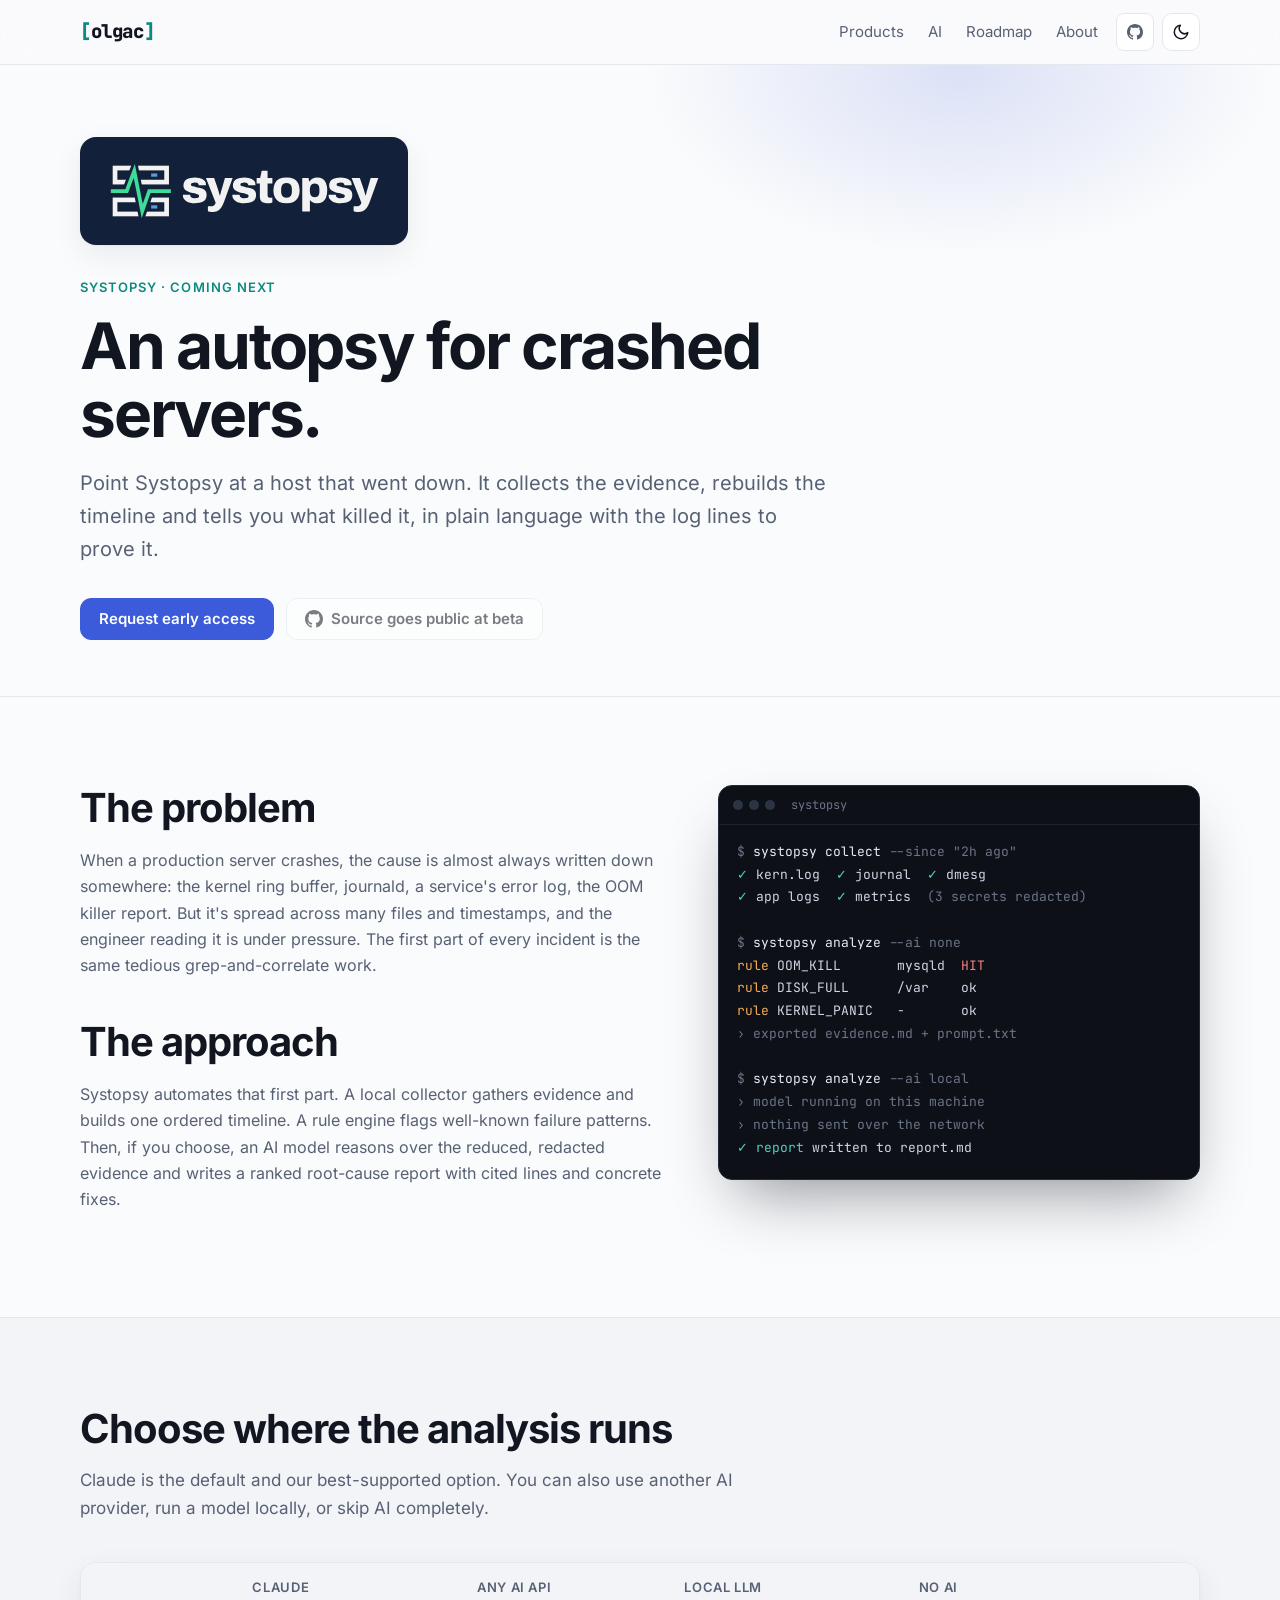
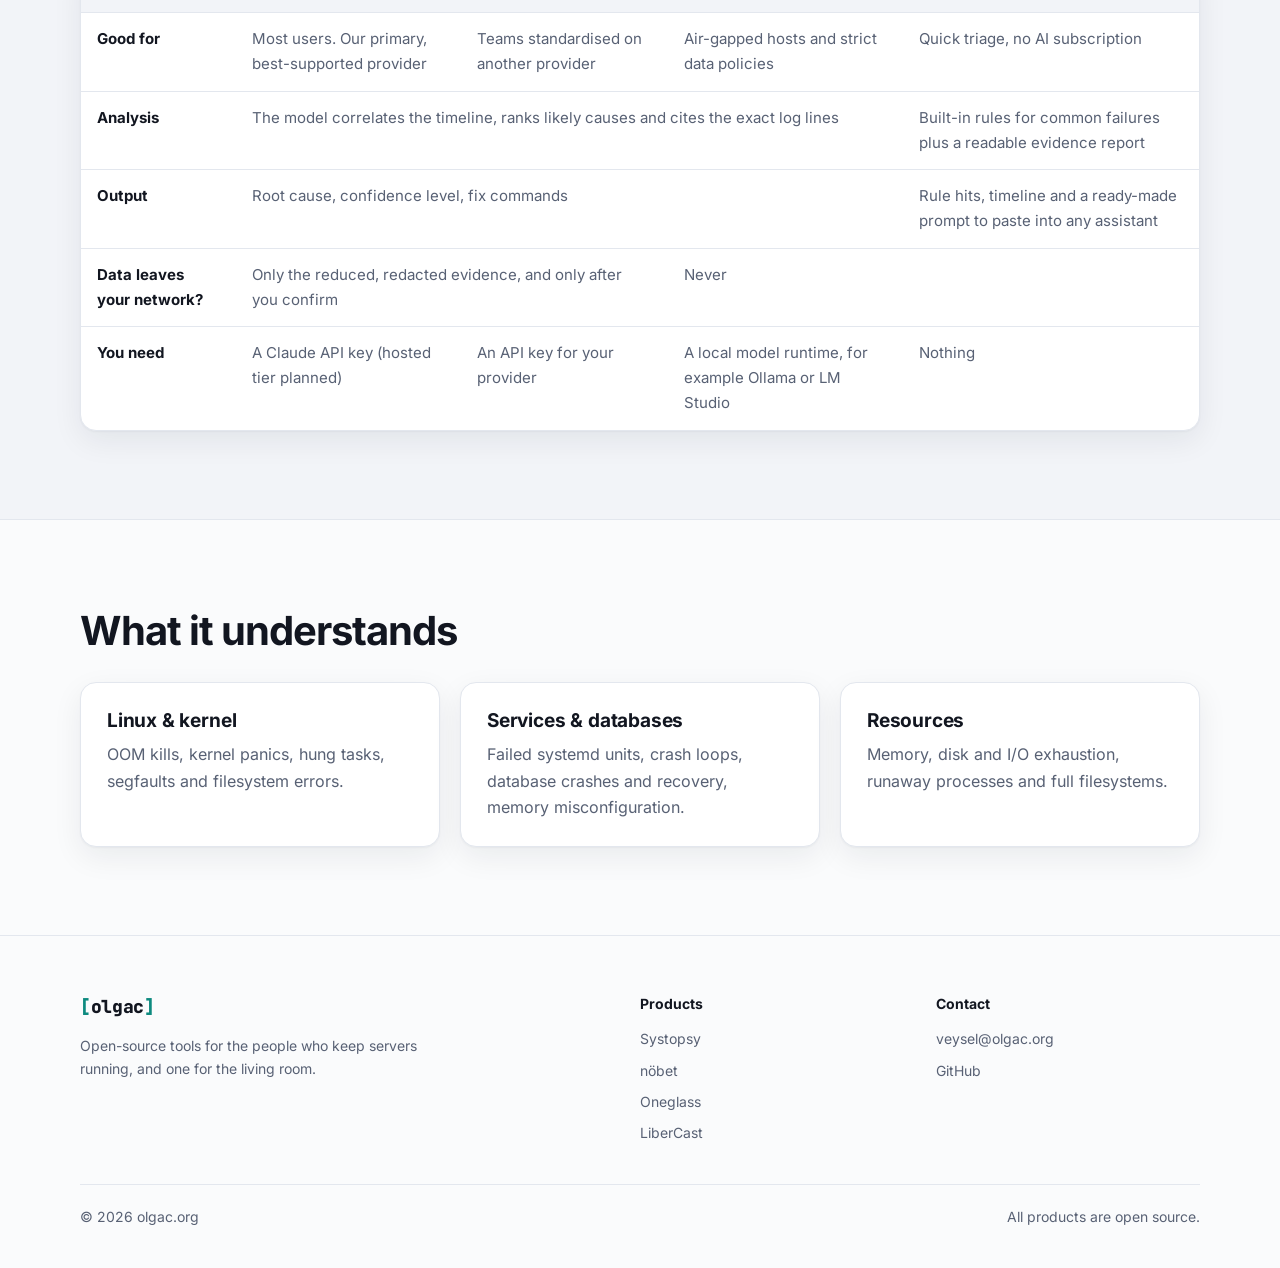
<file: systopsy.html>
<!doctype html>
<html lang="en">
<head>
  <meta charset="utf-8">
  <meta name="viewport" content="width=device-width, initial-scale=1">
  <title>Systopsy — AI-assisted server crash analyzer · olgac.org</title>
  <meta name="description" content="Systopsy is an open-source autopsy tool for crashed Linux servers. Root-cause analysis with Claude, a local LLM or any AI API, plus an offline mode with no AI at all.">
  <link rel="canonical" href="https://olgac.org/systopsy.html">
  <meta property="og:type" content="website">
  <meta property="og:site_name" content="olgac.org">
  <meta property="og:title" content="Systopsy — AI-assisted server crash analyzer · olgac.org">
  <meta property="og:description" content="Systopsy is an open-source autopsy tool for crashed Linux servers. Root-cause analysis with Claude, a local LLM or any AI API, plus an offline mode with no AI at all.">
  <meta property="og:url" content="https://olgac.org/systopsy.html">
  <meta property="og:image" content="https://olgac.org/assets/og.png">
  <meta name="twitter:card" content="summary_large_image">
  <meta name="theme-color" content="#fafbfc" media="(prefers-color-scheme: light)">
  <meta name="theme-color" content="#0a0c11" media="(prefers-color-scheme: dark)">
  <link rel="icon" href="assets/products/systopsy/favicon-16.svg" type="image/svg+xml">
  <script>try{var t=localStorage.getItem('theme');if(t==='light'||t==='dark')document.documentElement.setAttribute('data-theme',t)}catch(e){}</script>
  <link rel="preload" href="assets/fonts/inter-latin-wght-normal.woff2" as="font" type="font/woff2" crossorigin>
  <link rel="stylesheet" href="assets/styles.css">
  <script src="assets/site.js" defer></script>
</head>
<body>
<a class="skip" href="#main">Skip to content</a>
<header class="site-header">
  <div class="wrap">
    <a class="brand wordmark" href="index.html" aria-label="olgac.org home"><span class="br">[</span>olgac<span class="br">]</span></a>
    <nav class="nav" aria-label="Main">
      <a href="index.html#products">Products</a>
      <a class="hide-sm" href="index.html#ai">AI</a>
      <a class="hide-sm" href="index.html#roadmap">Roadmap</a>
      <a class="hide-sm" href="index.html#about">About</a>
      <a class="icon-btn" href="https://github.com/olgacveysel" aria-label="GitHub" title="GitHub"><svg viewBox="0 0 16 16" fill="currentColor" aria-hidden="true"><path d="M8 0C3.58 0 0 3.58 0 8c0 3.54 2.29 6.53 5.47 7.59.4.07.55-.17.55-.38 0-.19-.01-.82-.01-1.49-2.01.37-2.53-.49-2.69-.94-.09-.23-.48-.94-.82-1.13-.28-.15-.68-.52-.01-.53.63-.01 1.08.58 1.23.82.72 1.21 1.87.87 2.33.66.07-.52.28-.87.51-1.07-1.78-.2-3.64-.89-3.64-3.95 0-.87.31-1.59.82-2.15-.08-.2-.36-1.02.08-2.12 0 0 .67-.21 2.2.82.64-.18 1.32-.27 2-.27.68 0 1.36.09 2 .27 1.53-1.04 2.2-.82 2.2-.82.44 1.1.16 1.92.08 2.12.51.56.82 1.27.82 2.15 0 3.07-1.87 3.75-3.65 3.95.29.25.54.73.54 1.48 0 1.07-.01 1.93-.01 2.2 0 .21.15.46.55.38A8.013 8.013 0 0016 8c0-4.42-3.58-8-8-8z"/></svg></a>
      <button class="icon-btn theme-toggle" id="theme-toggle" type="button" aria-label="Toggle dark mode"><svg class="moon" viewBox="0 0 24 24" fill="none" stroke="currentColor" stroke-width="2" stroke-linecap="round" stroke-linejoin="round" aria-hidden="true"><path d="M21 12.8A9 9 0 1 1 11.2 3a7 7 0 0 0 9.8 9.8z"/></svg><svg class="sun" viewBox="0 0 24 24" fill="none" stroke="currentColor" stroke-width="2" stroke-linecap="round" stroke-linejoin="round" aria-hidden="true"><circle cx="12" cy="12" r="4"/><path d="M12 2v2M12 20v2M4.9 4.9l1.4 1.4M17.7 17.7l1.4 1.4M2 12h2M20 12h2M4.9 19.1l1.4-1.4M17.7 6.3l1.4-1.4"/></svg></button>
    </nav>
  </div>
</header>

<main id="main">
  <div class="page-hero">
    <div class="wrap">
      <div class="page-band" style="background:#13203a"><img src="assets/products/systopsy/systopsy-logo-dark.svg" alt="Systopsy"></div><br>
      <span class="eyebrow">Systopsy · Coming next</span>
      <h1>An autopsy for crashed servers.</h1>
      <p class="lead">Point Systopsy at a host that went down. It collects the evidence, rebuilds the timeline and tells you
        what killed it, in plain language with the log lines to prove it.</p>
      <div class="cta">
        <a class="btn primary" href="mailto:veysel@olgac.org?subject=Systopsy%20early%20access">Request early access</a>
        <span class="btn disabled" aria-disabled="true"><svg viewBox="0 0 16 16" fill="currentColor" aria-hidden="true"><path d="M8 0C3.58 0 0 3.58 0 8c0 3.54 2.29 6.53 5.47 7.59.4.07.55-.17.55-.38 0-.19-.01-.82-.01-1.49-2.01.37-2.53-.49-2.69-.94-.09-.23-.48-.94-.82-1.13-.28-.15-.68-.52-.01-.53.63-.01 1.08.58 1.23.82.72 1.21 1.87.87 2.33.66.07-.52.28-.87.51-1.07-1.78-.2-3.64-.89-3.64-3.95 0-.87.31-1.59.82-2.15-.08-.2-.36-1.02.08-2.12 0 0 .67-.21 2.2.82.64-.18 1.32-.27 2-.27.68 0 1.36.09 2 .27 1.53-1.04 2.2-.82 2.2-.82.44 1.1.16 1.92.08 2.12.51.56.82 1.27.82 2.15 0 3.07-1.87 3.75-3.65 3.95.29.25.54.73.54 1.48 0 1.07-.01 1.93-.01 2.2 0 .21.15.46.55.38A8.013 8.013 0 0016 8c0-4.42-3.58-8-8-8z"/></svg> Source goes public at beta</span>
      </div>
    </div>
  </div>

  <section>
    <div class="wrap split">
      <div class="prose">
        <h2>The problem</h2>
        <p>When a production server crashes, the cause is almost always written down somewhere: the kernel ring buffer, journald,
          a service's error log, the OOM killer report. But it's spread across many files and timestamps, and the engineer
          reading it is under pressure. The first part of every incident is the same tedious grep-and-correlate work.</p>
        <h2 style="margin-top:40px">The approach</h2>
        <p>Systopsy automates that first part. A local collector gathers evidence and builds one ordered timeline. A rule engine
          flags well-known failure patterns. Then, if you choose, an AI model reasons over the reduced, redacted evidence and
          writes a ranked root-cause report with cited lines and concrete fixes.</p>
      </div>
      <div class="win">
          <div class="bar"><i></i><i></i><i></i><span>systopsy</span></div>
<pre class="term"><span class="d">$</span> <span class="w">systopsy collect</span> <span class="d">--since "2h ago"</span>
<span class="g">✓</span> kern.log  <span class="g">✓</span> journal  <span class="g">✓</span> dmesg
<span class="g">✓</span> app logs  <span class="g">✓</span> metrics  <span class="d">(3 secrets redacted)</span>

<span class="d">$</span> <span class="w">systopsy analyze</span> <span class="d">--ai none</span>
<span class="y">rule</span> OOM_KILL       mysqld  <span class="r">HIT</span>
<span class="y">rule</span> DISK_FULL      /var    ok
<span class="y">rule</span> KERNEL_PANIC   -       ok
<span class="d">› exported evidence.md + prompt.txt</span>

<span class="d">$</span> <span class="w">systopsy analyze</span> <span class="d">--ai local</span>
<span class="d">› model running on this machine</span>
<span class="d">› nothing sent over the network</span>
<span class="g">✓ report</span> written to report.md</pre>
        </div>
    </div>
  </section>

  <section class="alt">
    <div class="wrap">
      <h2>Choose where the analysis runs</h2>
      <p class="section-lead">Claude is the default and our best-supported option. You can also use another AI provider,
        run a model locally, or skip AI completely.</p>
      <div class="table-wrap">
        <table>
          <thead><tr><th></th><th>Claude</th><th>Any AI API</th><th>Local LLM</th><th>No AI</th></tr></thead>
          <tbody>
            <tr><td><b>Good for</b></td><td>Most users. Our primary, best-supported provider</td><td>Teams standardised on another provider</td><td>Air-gapped hosts and strict data policies</td><td>Quick triage, no AI subscription</td></tr>
            <tr><td><b>Analysis</b></td><td colspan="3">The model correlates the timeline, ranks likely causes and cites the exact log lines</td><td>Built-in rules for common failures plus a readable evidence report</td></tr>
            <tr><td><b>Output</b></td><td colspan="3">Root cause, confidence level, fix commands</td><td>Rule hits, timeline and a ready-made prompt to paste into any assistant</td></tr>
            <tr><td><b>Data leaves your network?</b></td><td colspan="2">Only the reduced, redacted evidence, and only after you confirm</td><td colspan="2">Never</td></tr>
            <tr><td><b>You need</b></td><td>A Claude API key (hosted tier planned)</td><td>An API key for your provider</td><td>A local model runtime, for example Ollama or LM Studio</td><td>Nothing</td></tr>
          </tbody>
        </table>
      </div>
    </div>
  </section>

  <section>
    <div class="wrap">
      <h2>What it understands</h2>
      <div class="grid grid-3" style="margin-top:28px">
        <div class="card"><h3>Linux &amp; kernel</h3><p>OOM kills, kernel panics, hung tasks, segfaults and filesystem errors.</p></div>
        <div class="card"><h3>Services &amp; databases</h3><p>Failed systemd units, crash loops, database crashes and recovery, memory misconfiguration.</p></div>
        <div class="card"><h3>Resources</h3><p>Memory, disk and I/O exhaustion, runaway processes and full filesystems.</p></div>
      </div>
    </div>
  </section>
</main>

<footer>
  <div class="wrap">
    <div class="foot-grid">
      <div>
        <a class="brand wordmark" href="index.html" aria-label="olgac.org home"><span class="br">[</span>olgac<span class="br">]</span></a>
        <p style="max-width:40ch;margin:12px 0 0">Open-source tools for the people who keep servers running, and one for the living room.</p>
      </div>
      <div>
        <h4>Products</h4>
        <ul>
          <li><a href="systopsy.html">Systopsy</a></li>
          <li><a href="nobet.html">nöbet</a></li>
          <li><a href="oneglass.html">Oneglass</a></li>
          <li><a href="libercast.html">LiberCast</a></li>
        </ul>
      </div>
      <div>
        <h4>Contact</h4>
        <ul>
          <li><a href="mailto:veysel@olgac.org">veysel@olgac.org</a></li>
          <li><a href="https://github.com/olgacveysel">GitHub</a></li>
        </ul>
      </div>
    </div>
    <div class="foot-bottom">
      <span>© 2026 olgac.org</span>
      <span>All products are open source.</span>
    </div>
  </div>
</footer>
</body>
</html>
</file>
<file: assets/styles.css>
/* Self-hosted fonts (SIL Open Font License, see assets/fonts/LICENSE-*.txt).
   No requests to third-party font services, so visitors' IPs are never shared. */
@font-face { font-family: "Inter"; font-style: normal; font-display: swap; font-weight: 100 900;
  src: url("fonts/inter-latin-wght-normal.woff2") format("woff2-variations"); unicode-range: U+0000-00FF, U+0131, U+0152-0153, U+02BB-02BC, U+02C6, U+02DA, U+02DC, U+0304, U+0308, U+0329, U+2000-206F, U+20AC, U+2122, U+2191, U+2193, U+2212, U+2215, U+FEFF, U+FFFD; }
@font-face { font-family: "Inter"; font-style: normal; font-display: swap; font-weight: 100 900;
  src: url("fonts/inter-latin-ext-wght-normal.woff2") format("woff2-variations"); unicode-range: U+0100-02BA, U+02BD-02C5, U+02C7-02CC, U+02CE-02D7, U+02DD-02FF, U+0304, U+0308, U+0329, U+1D00-1DBF, U+1E00-1E9F, U+1EF2-1EFF, U+2020, U+20A0-20AB, U+20AD-20C0, U+2113, U+2C60-2C7F, U+A720-A7FF; }
@font-face { font-family: "JetBrains Mono"; font-style: normal; font-display: swap; font-weight: 100 800;
  src: url("fonts/jetbrains-mono-latin-wght-normal.woff2") format("woff2-variations"); unicode-range: U+0000-00FF, U+0131, U+0152-0153, U+02BB-02BC, U+02C6, U+02DA, U+02DC, U+0304, U+0308, U+0329, U+2000-206F, U+20AC, U+2122, U+2191, U+2193, U+2212, U+2215, U+FEFF, U+FFFD; }
@font-face { font-family: "JetBrains Mono"; font-style: normal; font-display: swap; font-weight: 100 800;
  src: url("fonts/jetbrains-mono-latin-ext-wght-normal.woff2") format("woff2-variations"); unicode-range: U+0100-02BA, U+02BD-02C5, U+02C7-02CC, U+02CE-02D7, U+02DD-02FF, U+0304, U+0308, U+0329, U+1D00-1DBF, U+1E00-1E9F, U+1EF2-1EFF, U+2020, U+20A0-20AB, U+20AD-20C0, U+2113, U+2C60-2C7F, U+A720-A7FF; }

/* olgac.org — plain CSS, no build step.
   Theme: light by default, dark when the OS prefers it, and a manual
   override through <html data-theme="light|dark"> (set by assets/site.js). */

:root {
  color-scheme: light;
  --bg: #fafbfc;
  --bg-2: #f2f4f8;
  --card: #ffffff;
  --line: #e3e7ee;
  --line-strong: #cdd4df;
  --text: #121620;
  --muted: #586174;
  --accent: #3b5bdb;
  --accent-ink: #ffffff;
  --accent-soft: rgba(59, 91, 219, .10);
  --accent-2: #0d8a7f;
  --warn: #a95a00;
  --glow: rgba(59, 91, 219, .16);
  --glow-2: rgba(13, 138, 127, .10);
  --shadow: 0 1px 2px rgba(16, 24, 40, .04), 0 10px 30px rgba(16, 24, 40, .07);
  --radius: 16px;
  --max: 1160px;
  --font: "Inter", system-ui, -apple-system, "Segoe UI", Roboto, sans-serif;
  --mono: "JetBrains Mono", ui-monospace, SFMono-Regular, Menlo, Consolas, monospace;
}
@media (prefers-color-scheme: dark) {
  :root:not([data-theme="light"]) {
    color-scheme: dark;
    --bg: #0a0c11;
    --bg-2: #0f1219;
    --card: #131722;
    --line: #222938;
    --line-strong: #323b4e;
    --text: #e8ebf2;
    --muted: #9aa3b5;
    --accent: #8aa6ff;
    --accent-ink: #0a0c11;
    --accent-soft: rgba(138, 166, 255, .12);
    --accent-2: #4fd1c5;
    --warn: #f6ad55;
    --glow: rgba(124, 156, 255, .20);
    --glow-2: rgba(79, 209, 197, .10);
    --shadow: 0 1px 2px rgba(0, 0, 0, .35), 0 12px 32px rgba(0, 0, 0, .30);
  }
}
:root[data-theme="dark"] {
  color-scheme: dark;
  --bg: #0a0c11;
  --bg-2: #0f1219;
  --card: #131722;
  --line: #222938;
  --line-strong: #323b4e;
  --text: #e8ebf2;
  --muted: #9aa3b5;
  --accent: #8aa6ff;
  --accent-ink: #0a0c11;
  --accent-soft: rgba(138, 166, 255, .12);
  --accent-2: #4fd1c5;
  --warn: #f6ad55;
  --glow: rgba(124, 156, 255, .20);
  --glow-2: rgba(79, 209, 197, .10);
  --shadow: 0 1px 2px rgba(0, 0, 0, .35), 0 12px 32px rgba(0, 0, 0, .30);
}

/* Base */
* { box-sizing: border-box; }
html { scroll-behavior: smooth; scroll-padding-top: 80px; }
body {
  margin: 0;
  background: var(--bg);
  color: var(--text);
  font: 16px/1.65 var(--font);
  -webkit-font-smoothing: antialiased;
  transition: background-color .2s ease, color .2s ease;
}
a { color: var(--accent); text-decoration: none; }
a:hover { text-decoration: underline; }
img, svg { max-width: 100%; display: block; }
code, pre, .mono { font-family: var(--mono); }
code { font-size: .92em; background: var(--bg-2); border: 1px solid var(--line); padding: 1px 6px; border-radius: 6px; }
:focus-visible { outline: 2px solid var(--accent); outline-offset: 3px; border-radius: 6px; }
.skip { position: absolute; left: -9999px; top: 8px; }
.skip:focus { left: 16px; z-index: 100; background: var(--card); padding: 8px 14px; border-radius: 8px; }
@media (prefers-reduced-motion: reduce) {
  * { transition: none !important; animation: none !important; }
  html { scroll-behavior: auto; }
}

.wrap { max-width: var(--max); margin: 0 auto; padding: 0 20px; }

/* Header */
.site-header {
  position: sticky; top: 0; z-index: 20;
  backdrop-filter: saturate(160%) blur(12px);
  -webkit-backdrop-filter: saturate(160%) blur(12px);
  background: color-mix(in srgb, var(--bg) 80%, transparent);
  border-bottom: 1px solid var(--line);
}
.site-header .wrap { display: flex; align-items: center; justify-content: space-between; height: 64px; gap: 16px; }
.brand { display: flex; align-items: center; gap: 10px; color: var(--text); font-weight: 700; letter-spacing: -.01em; font-size: 17px; }
.brand:hover { text-decoration: none; }
.brand img { width: 28px; height: 28px; }
.nav { display: flex; align-items: center; gap: 4px; font-size: 15px; }
.nav a { color: var(--muted); padding: 8px 10px; border-radius: 8px; }
.nav a:hover { color: var(--text); background: var(--bg-2); text-decoration: none; }
.nav a.active { color: var(--text); }
.icon-btn {
  display: inline-grid; place-items: center; width: 38px; height: 38px; margin-left: 4px;
  border-radius: 10px; border: 1px solid var(--line); background: var(--card); color: var(--text); cursor: pointer; padding: 0;
}
.icon-btn:hover { border-color: var(--line-strong); text-decoration: none; }
.icon-btn svg { width: 18px; height: 18px; }
.theme-toggle .sun { display: none; }
.theme-toggle[data-mode="dark"] .sun { display: block; }
.theme-toggle[data-mode="dark"] .moon { display: none; }
@media (max-width: 760px) { .nav a.hide-sm { display: none; } }

/* Buttons */
.btn {
  display: inline-flex; align-items: center; gap: 8px;
  padding: 11px 18px; border-radius: 11px; font-weight: 600; font-size: 15px; line-height: 1.2;
  border: 1px solid var(--line); color: var(--text); background: var(--card);
  transition: border-color .15s ease, transform .15s ease, filter .15s ease;
}
.btn:hover { text-decoration: none; border-color: var(--line-strong); transform: translateY(-1px); }
.btn.primary { background: var(--accent); border-color: var(--accent); color: var(--accent-ink); }
.btn.primary:hover { filter: brightness(1.06); }
.btn svg { width: 18px; height: 18px; }

/* Typography helpers */
.eyebrow {
  display: inline-block; font-size: 13px; font-weight: 600; letter-spacing: .08em; text-transform: uppercase;
  color: var(--accent-2); margin-bottom: 14px;
}
.eyebrow.keep-case { text-transform: none; letter-spacing: .02em; }
h1 { font-size: clamp(38px, 6vw, 64px); line-height: 1.05; letter-spacing: -.035em; margin: 0 0 20px; }
h2 { font-size: clamp(28px, 3.6vw, 40px); letter-spacing: -.025em; margin: 0 0 14px; line-height: 1.15; }
h3 { font-size: 19px; margin: 0 0 8px; letter-spacing: -.01em; line-height: 1.3; }
.hl { color: var(--accent); }
.lead { font-size: clamp(17px, 2vw, 20px); color: var(--muted); max-width: 58ch; margin: 0 0 32px; }
.section-lead { color: var(--muted); max-width: 64ch; margin: 0 0 40px; font-size: 17px; }
.muted { color: var(--muted); }

/* Hero */
.hero { padding: 88px 0 80px; position: relative; overflow: hidden; }
.hero::before {
  content: ""; position: absolute; inset: -30% -10% auto 30%; height: 640px; pointer-events: none;
  background:
    radial-gradient(closest-side at 40% 50%, var(--glow), transparent 70%),
    radial-gradient(closest-side at 75% 60%, var(--glow-2), transparent 70%);
}
.hero-grid { position: relative; display: grid; grid-template-columns: 1.05fr .95fr; gap: 56px; align-items: center; }
@media (max-width: 980px) { .hero-grid { grid-template-columns: 1fr; gap: 44px; } }
.hero h1 { max-width: 13ch; }
.cta { display: flex; flex-wrap: wrap; gap: 12px; }

.rail { list-style: none; padding: 0; margin: 40px 0 0; display: flex; flex-wrap: wrap; gap: 10px; }
.rail a {
  display: flex; align-items: center; gap: 10px; padding: 7px 14px 7px 7px;
  border: 1px solid var(--line); border-radius: 12px; background: var(--card);
  color: var(--text); font-weight: 600; font-size: 14px;
  transition: border-color .15s ease, transform .15s ease;
}
.rail a:hover { text-decoration: none; border-color: var(--line-strong); transform: translateY(-1px); }
.rail img, .lc-tile { width: 32px; height: 32px; border-radius: 8px; flex: none; }
.lc-tile { background: #0c1626; display: grid; place-items: center; }
.lc-tile img { width: 26px; height: 26px; border-radius: 0; }

/* Terminal window (always dark, in both themes) */
.win {
  background: #0d1017; border: 1px solid #222937; border-radius: 14px; overflow: hidden; color: #cfd6e4;
  box-shadow: 0 30px 60px -20px rgba(10, 14, 30, .45), 0 0 0 1px rgba(255, 255, 255, .02);
}
.win .bar { display: flex; align-items: center; gap: 6px; padding: 11px 14px; border-bottom: 1px solid #1d2330; }
.win .bar i { width: 10px; height: 10px; border-radius: 50%; background: #2c3443; display: block; }
.win .bar span { margin-left: 10px; font: 12px var(--mono); color: #6b7488; }
.term { font: 13px/1.75 var(--mono); padding: 16px 18px 20px; white-space: pre-wrap; margin: 0; overflow-x: auto; }
.term .k { color: #8aa6ff; } .term .g { color: #4fd1c5; } .term .y { color: #f6ad55; }
.term .d { color: #6b7488; } .term .r { color: #fc8181; } .term .w { color: #e8ebf2; }
@media (max-width: 560px) { .term { font-size: 11.5px; } }

/* Sections */
section { padding: 88px 0; border-top: 1px solid var(--line); }
section.alt { background: var(--bg-2); }
.section-head { margin-bottom: 8px; }

.grid { display: grid; gap: 20px; }
.grid-2 { grid-template-columns: repeat(2, 1fr); }
.grid-3 { grid-template-columns: repeat(3, 1fr); }
.grid-4 { grid-template-columns: repeat(4, 1fr); }
@media (max-width: 980px) { .grid-4 { grid-template-columns: repeat(2, 1fr); } }
@media (max-width: 900px) { .grid-2, .grid-3 { grid-template-columns: 1fr; } }
@media (max-width: 560px) { .grid-4 { grid-template-columns: 1fr; } }

.card {
  background: var(--card); border: 1px solid var(--line); border-radius: var(--radius);
  padding: 26px; box-shadow: var(--shadow);
}
.card p { color: var(--muted); margin: 0 0 14px; }
.card p:last-child { margin-bottom: 0; }
.card.flat { box-shadow: none; }

/* Product cards */
.product { display: flex; flex-direction: column; padding: 0; overflow: hidden; transition: transform .2s ease, border-color .2s ease; }
.product:hover { transform: translateY(-3px); border-color: var(--line-strong); }
.product .body { padding: 24px 26px 26px; display: flex; flex-direction: column; gap: 12px; flex: 1; }
.product .body p { margin: 0; }
.product .actions { margin-top: auto; padding-top: 6px; display: flex; gap: 10px; flex-wrap: wrap; }
.product h3 { font-size: 21px; margin: 0; }
.product .tagline { font-weight: 400; color: var(--muted); font-size: 15px; }
.badges { display: flex; flex-wrap: wrap; gap: 6px; }
.badge {
  display: inline-block; font-size: 12px; font-weight: 600; padding: 3px 10px; border-radius: 999px;
  border: 1px solid var(--line); color: var(--muted); background: var(--card);
}
.badge.live { color: var(--accent-2); border-color: color-mix(in srgb, var(--accent-2) 40%, transparent); }
.badge.dev  { color: var(--warn);     border-color: color-mix(in srgb, var(--warn) 45%, transparent); }
.badge.plan { color: var(--accent);   border-color: color-mix(in srgb, var(--accent) 40%, transparent); }
.tags { display: flex; flex-wrap: wrap; gap: 6px; }
.tag { font-family: var(--mono); font-size: 12px; color: var(--muted); background: var(--bg-2); border: 1px solid var(--line); padding: 2px 8px; border-radius: 6px; }
ul.check { list-style: none; padding: 0; margin: 0; display: grid; gap: 8px; color: var(--muted); }
ul.check li { padding-left: 26px; position: relative; }
ul.check li::before { content: "✓"; position: absolute; left: 2px; color: var(--accent-2); font-weight: 700; }

/* Brand bands — each product keeps its own logo and brand colour */
.brand-band { height: 172px; display: grid; place-items: center; padding: 24px; border-bottom: 1px solid var(--line); }
.brand-band img { max-height: 100%; max-width: 100%; object-fit: contain; }
.band-systopsy  { background: #13203a; }
.band-systopsy img { height: 72px; }
.band-nobet     { background: #0B1426; }
.band-nobet img { height: 76px; }
.band-oneglass  { background: #0E1A22; }
.band-libercast { background: #0c1626; padding: 10px; }
.og-lockup { display: flex; align-items: center; gap: 18px; }
.og-lockup img { height: 84px; width: 84px; }
.og-word { font: 700 40px/1 var(--mono); color: #EDF4F7; letter-spacing: -.02em; }
.og-word span { font-weight: 500; color: #9ADCEB; }

/* Toolkit strip */
.toolkit { display: grid; grid-template-columns: repeat(3, 1fr); gap: 14px; margin: 0 0 28px; }
.toolkit a {
  display: block; border: 1px dashed var(--line-strong); border-radius: 14px; padding: 16px 18px;
  font-size: 15px; color: var(--muted); transition: border-color .15s ease, background-color .15s ease;
}
.toolkit a:hover { text-decoration: none; border-style: solid; border-color: var(--accent); background: var(--accent-soft); }
.toolkit b { color: var(--text); display: block; margin-bottom: 2px; }
.toolkit .num { font: 600 12px var(--mono); color: var(--accent-2); display: block; margin-bottom: 6px; }
@media (max-width: 760px) { .toolkit { grid-template-columns: 1fr; } }

/* Flow steps */
.flow { display: grid; grid-template-columns: repeat(4, 1fr); gap: 16px; counter-reset: step; }
.flow .card { position: relative; padding-top: 52px; box-shadow: none; }
.flow .card::before {
  counter-increment: step; content: counter(step);
  position: absolute; top: 20px; left: 26px; width: 24px; height: 24px; border-radius: 50%;
  background: var(--accent); color: var(--accent-ink); font-size: 13px; font-weight: 700; display: grid; place-items: center;
}
@media (max-width: 900px) { .flow { grid-template-columns: 1fr 1fr; } }
@media (max-width: 560px) { .flow { grid-template-columns: 1fr; } }

/* AI provider cards */
.provider { position: relative; }
.provider .pill { position: absolute; top: 18px; right: 18px; }
.provider .ico {
  width: 40px; height: 40px; border-radius: 10px; display: grid; place-items: center; margin-bottom: 14px;
  background: var(--accent-soft); color: var(--accent);
}
.provider .ico svg { width: 22px; height: 22px; }
.provider.featured { border-color: color-mix(in srgb, var(--accent) 55%, var(--line)); }

.split { display: grid; grid-template-columns: 1.1fr .9fr; gap: 48px; align-items: start; }
@media (max-width: 900px) { .split { grid-template-columns: 1fr; gap: 32px; } }

/* Roadmap */
.timeline { list-style: none; margin: 0; padding: 0; position: relative; }
.timeline::before { content: ""; position: absolute; left: 7px; top: 10px; bottom: 10px; width: 2px; background: var(--line); }
.timeline li { display: grid; grid-template-columns: 110px 1fr; gap: 20px; padding: 0 0 26px 34px; position: relative; }
.timeline li::before {
  content: ""; position: absolute; left: 0; top: 6px; width: 16px; height: 16px; border-radius: 50%;
  background: var(--bg-2); border: 3px solid var(--accent-2);
}
.timeline li.done::before { background: var(--accent-2); }
.timeline li:last-child { padding-bottom: 0; }
.timeline .when { font-family: var(--mono); font-size: 14px; color: var(--accent-2); padding-top: 2px; }
.timeline .what b { display: block; }
.timeline .what span { color: var(--muted); font-size: 15px; }
@media (max-width: 560px) { .timeline li { grid-template-columns: 1fr; gap: 2px; } }

/* Founder */
.founder { display: flex; gap: 22px; align-items: flex-start; }
.avatar {
  flex: none; width: 72px; height: 72px; border-radius: 50%;
  background: linear-gradient(135deg, #7c9cff, #4fd1c5);
  display: grid; place-items: center; color: #fff; font-weight: 800; font-size: 26px;
}
.links { display: flex; flex-wrap: wrap; gap: 10px; margin-top: 16px; }
@media (max-width: 560px) { .founder { flex-direction: column; } }

/* Closing CTA */
.cta-band {
  border-radius: 22px; padding: 48px; text-align: center; position: relative; overflow: hidden;
  background: var(--card); border: 1px solid var(--line); box-shadow: var(--shadow);
}
.cta-band::before {
  content: ""; position: absolute; inset: -60% 10% auto 10%; height: 360px; pointer-events: none;
  background: radial-gradient(closest-side, var(--glow), transparent 70%);
}
.cta-band > * { position: relative; }
.cta-band .lead { margin: 0 auto 28px; }
.cta-band .cta { justify-content: center; }
@media (max-width: 560px) { .cta-band { padding: 32px 20px; } }

/* Product pages */
.page-hero { padding: 72px 0 56px; position: relative; overflow: hidden; }
.page-hero::before {
  content: ""; position: absolute; inset: -40% -10% auto 40%; height: 520px; pointer-events: none;
  background: radial-gradient(closest-side, var(--glow), transparent 70%);
}
.page-hero .wrap { position: relative; }
.page-hero h1 { max-width: 18ch; }
.page-band { border-radius: var(--radius); padding: 24px 28px; display: inline-flex; margin-bottom: 28px; box-shadow: var(--shadow); }
.page-band img { height: 60px; width: auto; }
.page-band .og-lockup img { height: 64px; width: 64px; }
.page-band .og-word { font-size: 32px; }
.page-banner { border-radius: var(--radius); overflow: hidden; background: #0c1626; margin-bottom: 28px; max-width: 520px; box-shadow: var(--shadow); }
.page-banner img { width: 100%; }
.prose { max-width: 68ch; }
.prose p, .prose li { color: var(--muted); }
table { width: 100%; border-collapse: collapse; font-size: 15px; }
th, td { text-align: left; padding: 14px 16px; border-bottom: 1px solid var(--line); vertical-align: top; }
tr:last-child td { border-bottom: 0; }
th { color: var(--muted); font-weight: 600; font-size: 13px; text-transform: uppercase; letter-spacing: .05em; background: var(--bg-2); }
td { color: var(--muted); }
td b { color: var(--text); }
.table-wrap { overflow-x: auto; border: 1px solid var(--line); border-radius: var(--radius); background: var(--card); box-shadow: var(--shadow); }
.table-wrap table { min-width: 720px; }

/* Footer */
footer { border-top: 1px solid var(--line); padding: 56px 0 40px; color: var(--muted); font-size: 14px; }
.foot-grid { display: grid; grid-template-columns: 2fr 1fr 1fr; gap: 32px; }
@media (max-width: 760px) { .foot-grid { grid-template-columns: 1fr 1fr; } .foot-grid > :first-child { grid-column: 1 / -1; } }
footer h4 { color: var(--text); font-size: 14px; margin: 0 0 12px; }
footer ul { list-style: none; padding: 0; margin: 0; display: grid; gap: 8px; }
footer a { color: var(--muted); }
footer a:hover { color: var(--text); }
.foot-bottom { margin-top: 40px; padding-top: 20px; border-top: 1px solid var(--line); display: flex; flex-wrap: wrap; justify-content: space-between; gap: 12px; }

/* [olgac] wordmark */
.brand.wordmark { font-family: var(--mono); font-weight: 800; font-size: 19px; letter-spacing: -.02em; gap: 0; }
.brand.wordmark .br { color: var(--accent-2); }
footer .brand.wordmark { font-size: 18px; }

/* Not-yet-public links */
.btn.disabled { opacity: .55; cursor: default; pointer-events: none; }
.btn.disabled:hover { transform: none; }
</file>
